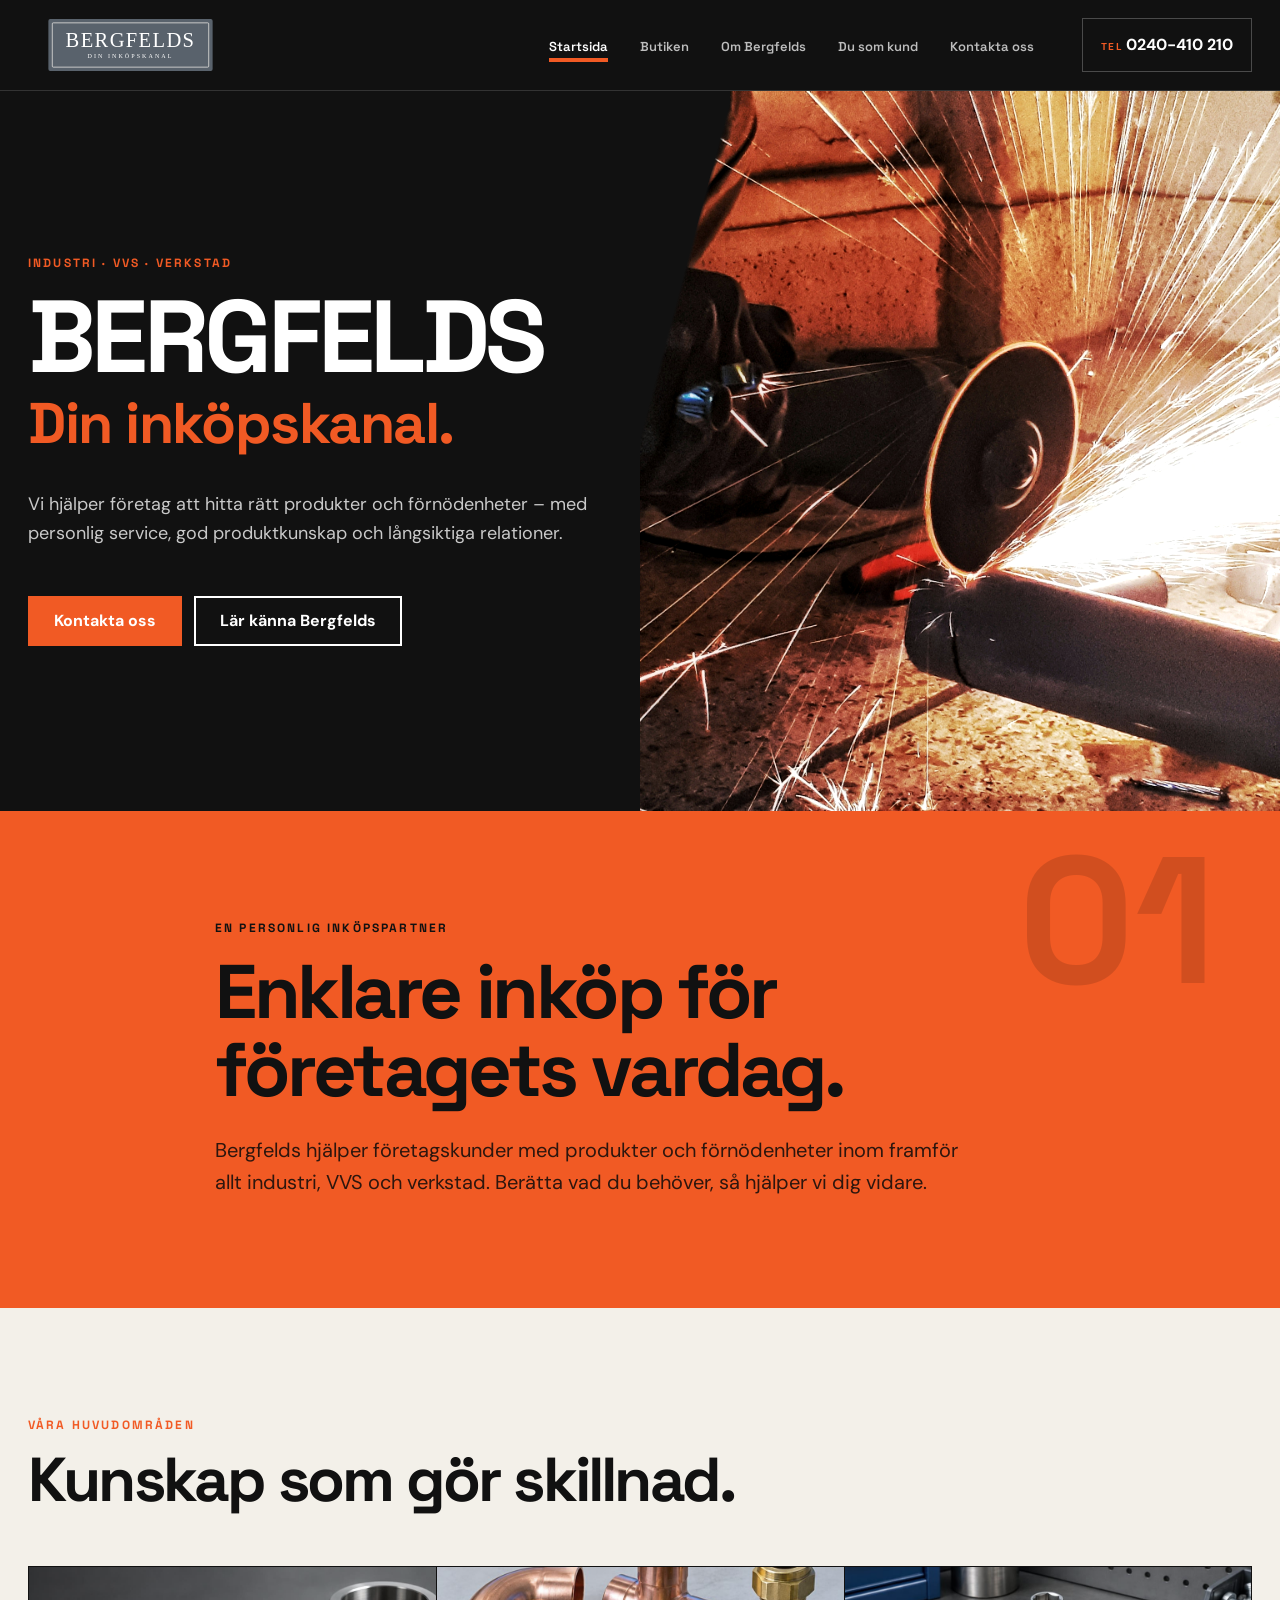
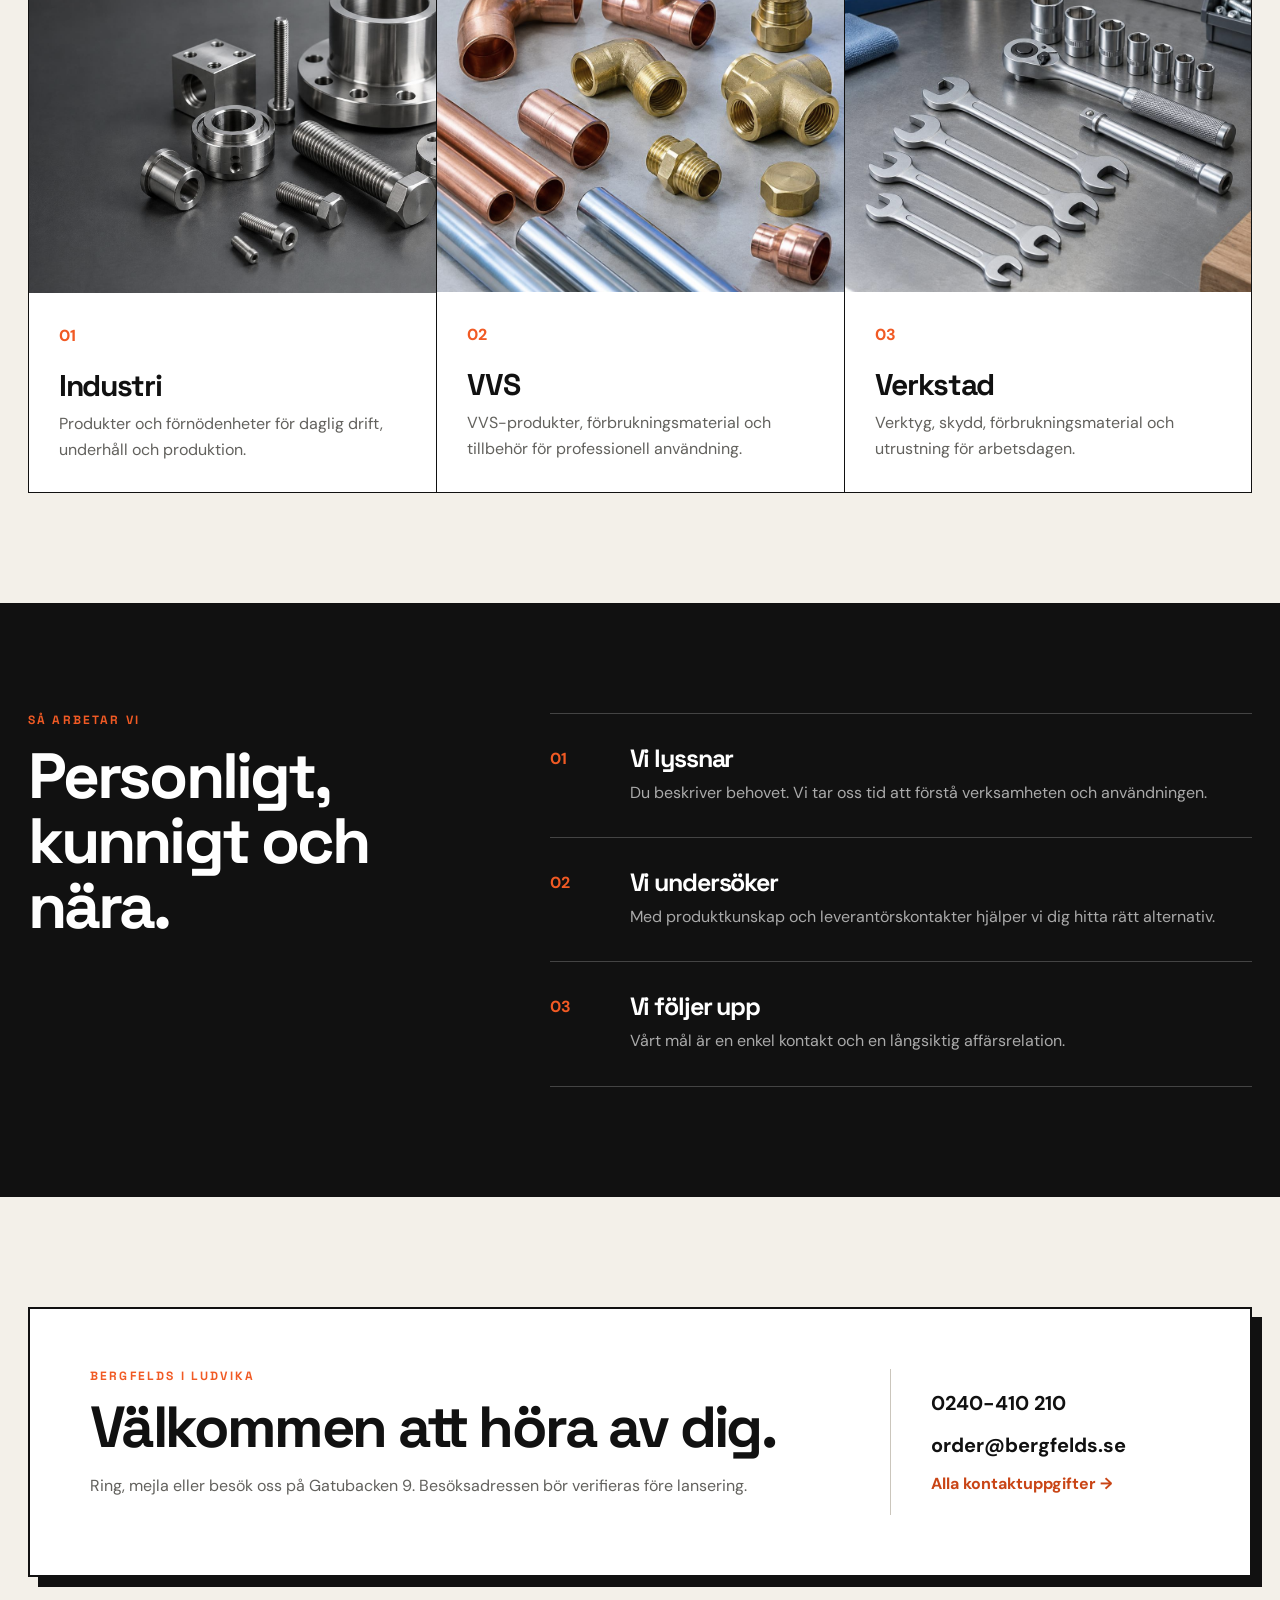
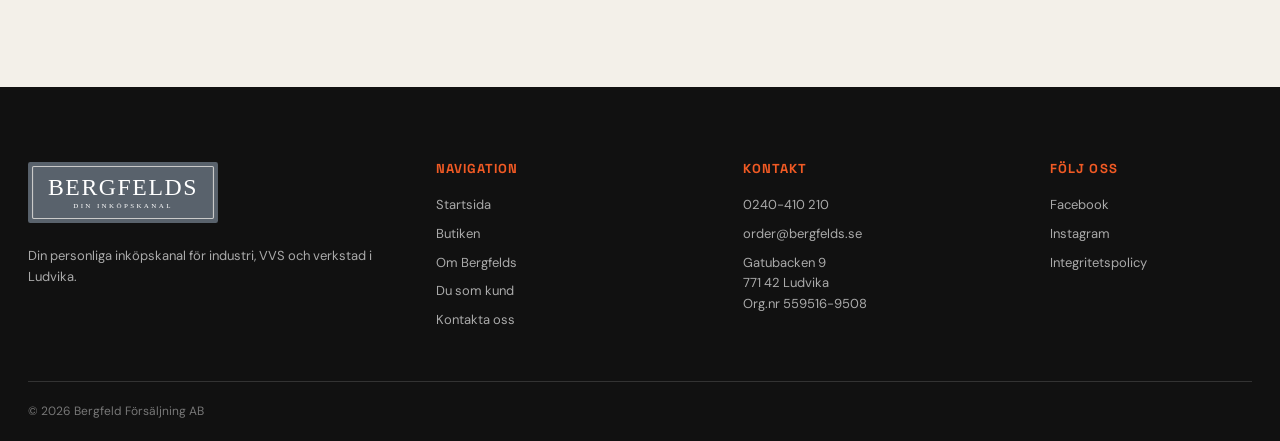
<file: index.html>
<!doctype html><html lang="sv"><head><meta charset="utf-8"><meta name="viewport" content="width=device-width,initial-scale=1"><meta name="description" content="Bergfelds är din personliga inköpskanal för industri, VVS och verkstad i Ludvika."><title>Bergfelds – Din inköpskanal i Ludvika</title><link rel="icon" href="assets/favicon.png"><link rel="preconnect" href="https://fonts.googleapis.com"><link rel="stylesheet" href="https://fonts.googleapis.com/css2?family=Inter:wght@400;500;600;700&family=Manrope:wght@600;700;800&display=swap"><link rel="stylesheet" href="style.css"><script src="main.js" defer></script></head><body><a class="skip-link" href="#innehall">Hoppa till innehållet</a>
<header class="site-header"><div class="container header-inner"><a class="site-logo" href="index.html" aria-label="Bergfelds startsida"><img src="assets/bergfelds-wordmark.svg" alt="Bergfelds – Din inköpskanal"></a><nav class="site-nav" aria-label="Huvudmeny"><a href="index.html">Startsida</a><a href="butiken.html">Butiken</a><a href="om-bergfelds.html">Om Bergfelds</a><a href="du-som-kund.html">Du som kund</a><a href="kontakta-oss.html">Kontakta oss</a></nav><a class="header-phone" href="tel:+46240410210">0240-410 210</a><button id="menu" aria-label="Öppna meny" aria-expanded="false">☰</button></div></header><main id="innehall">
<section class="home-hero"><img src="assets/bergfelds-original-industry.jpg" alt="Produkter och utrustning för industri och verkstad"><div class="home-hero-overlay"></div><div class="container hero-content"><p class="eyebrow">INDUSTRI · VVS · VERKSTAD</p><h1>BERGFELDS<br><span>Din inköpskanal.</span></h1><p class="hero-lead">Vi hjälper företag att hitta rätt produkter och förnödenheter – med personlig service, god produktkunskap och långsiktiga relationer.</p><div class="hero-actions"><a class="button primary" href="kontakta-oss.html">Kontakta oss</a><a class="button ghost" href="om-bergfelds.html">Lär känna Bergfelds</a></div></div></section>
<section class="section intro"><div class="container narrow"><p class="eyebrow dark">EN PERSONLIG INKÖPSPARTNER</p><h2>Enklare inköp för företagets vardag.</h2><p class="large-copy">Bergfelds hjälper företagskunder med produkter och förnödenheter inom framför allt industri, VVS och verkstad. Berätta vad du behöver, så hjälper vi dig vidare.</p></div></section>
<section class="section areas"><div class="container"><div class="section-heading"><div><p class="eyebrow dark">VÅRA HUVUDOMRÅDEN</p><h2>Kunskap som gör skillnad.</h2></div></div><div class="area-grid"><article><img src="assets/industry.jpg" alt="Produkter för industri"><div><span>01</span><h3>Industri</h3><p>Produkter och förnödenheter för daglig drift, underhåll och produktion.</p></div></article><article><img src="assets/plumbing.jpg" alt="VVS-produkter"><div><span>02</span><h3>VVS</h3><p>VVS-produkter, förbrukningsmaterial och tillbehör för professionell användning.</p></div></article><article><img src="assets/workshop.jpg" alt="Verktyg och verkstadsutrustning"><div><span>03</span><h3>Verkstad</h3><p>Verktyg, skydd, förbrukningsmaterial och utrustning för arbetsdagen.</p></div></article></div></div></section>
<section class="section approach"><div class="container approach-grid"><div><p class="eyebrow">SÅ ARBETAR VI</p><h2>Personligt, kunnigt och nära.</h2></div><div class="approach-list"><article><b>01</b><div><h3>Vi lyssnar</h3><p>Du beskriver behovet. Vi tar oss tid att förstå verksamheten och användningen.</p></div></article><article><b>02</b><div><h3>Vi undersöker</h3><p>Med produktkunskap och leverantörskontakter hjälper vi dig hitta rätt alternativ.</p></div></article><article><b>03</b><div><h3>Vi följer upp</h3><p>Vårt mål är en enkel kontakt och en långsiktig affärsrelation.</p></div></article></div></div></section>
<section class="section home-contact"><div class="container contact-band"><div><p class="eyebrow dark">BERGFELDS I LUDVIKA</p><h2>Välkommen att höra av dig.</h2><p>Ring, mejla eller besök oss på Gatubacken 9. Besöksadressen bör verifieras före lansering.</p></div><div class="contact-band-details"><a href="tel:+46240410210">0240-410 210</a><a href="mailto:order@bergfelds.se">order@bergfelds.se</a><a class="text-link" href="kontakta-oss.html">Alla kontaktuppgifter →</a></div></div></section>
</main><footer class="site-footer"><div class="container footer-grid"><div><img class="footer-logo" src="assets/bergfelds-wordmark.svg" alt="Bergfelds"><p>Din personliga inköpskanal för industri, VVS och verkstad i Ludvika.</p></div><div><h2>Navigation</h2><a href="index.html">Startsida</a><a href="butiken.html">Butiken</a><a href="om-bergfelds.html">Om Bergfelds</a><a href="du-som-kund.html">Du som kund</a><a href="kontakta-oss.html">Kontakta oss</a></div><div><h2>Kontakt</h2><a href="tel:+46240410210">0240-410 210</a><a href="mailto:order@bergfelds.se">order@bergfelds.se</a><p>Gatubacken 9<br>771 42 Ludvika<br>Org.nr 559516-9508</p></div><div><h2>Följ oss</h2><a href="https://facebook.com/profile.php?id=61582548335301">Facebook</a><a href="https://instagram.com/bergfelds_denlillagrossisten/">Instagram</a><a href="integritetspolicy.html">Integritetspolicy</a></div></div><div class="container footer-bottom">© <span data-year>2026</span> Bergfeld Försäljning AB</div></footer></body></html>
</file>
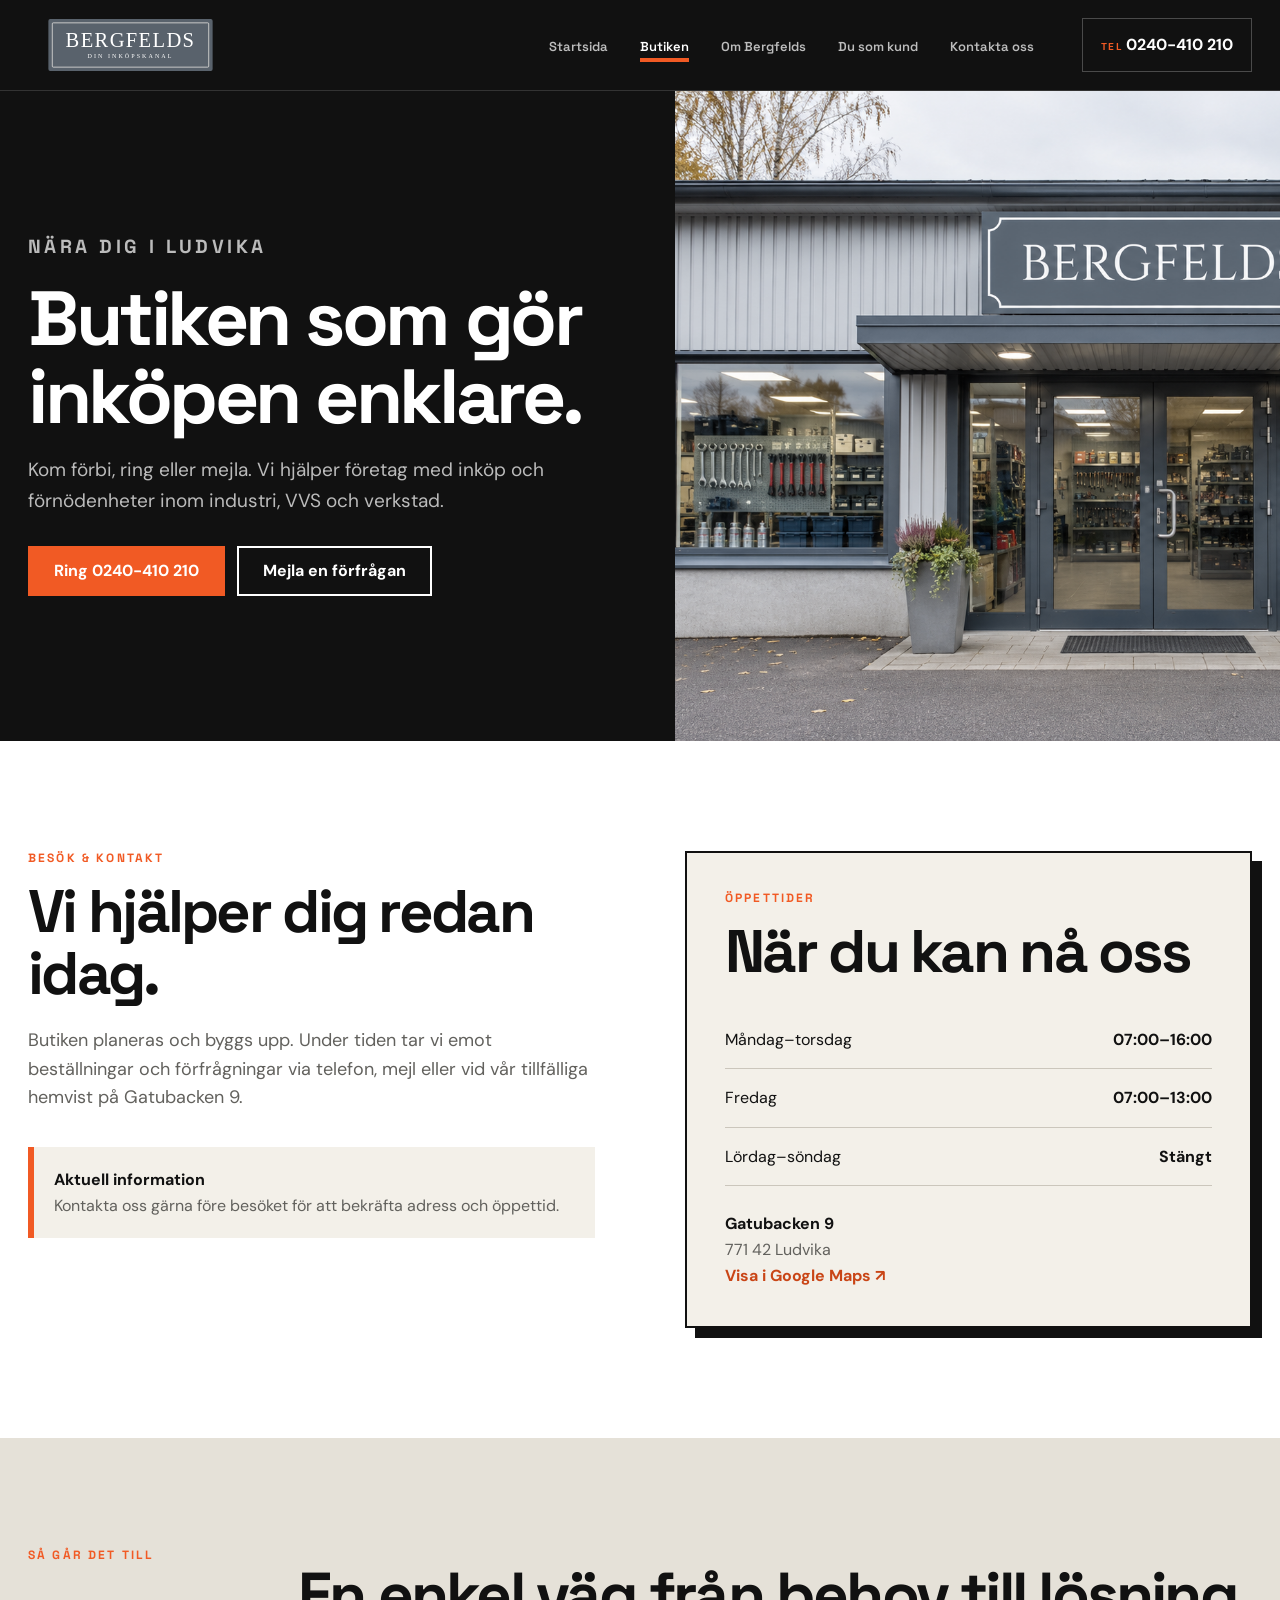
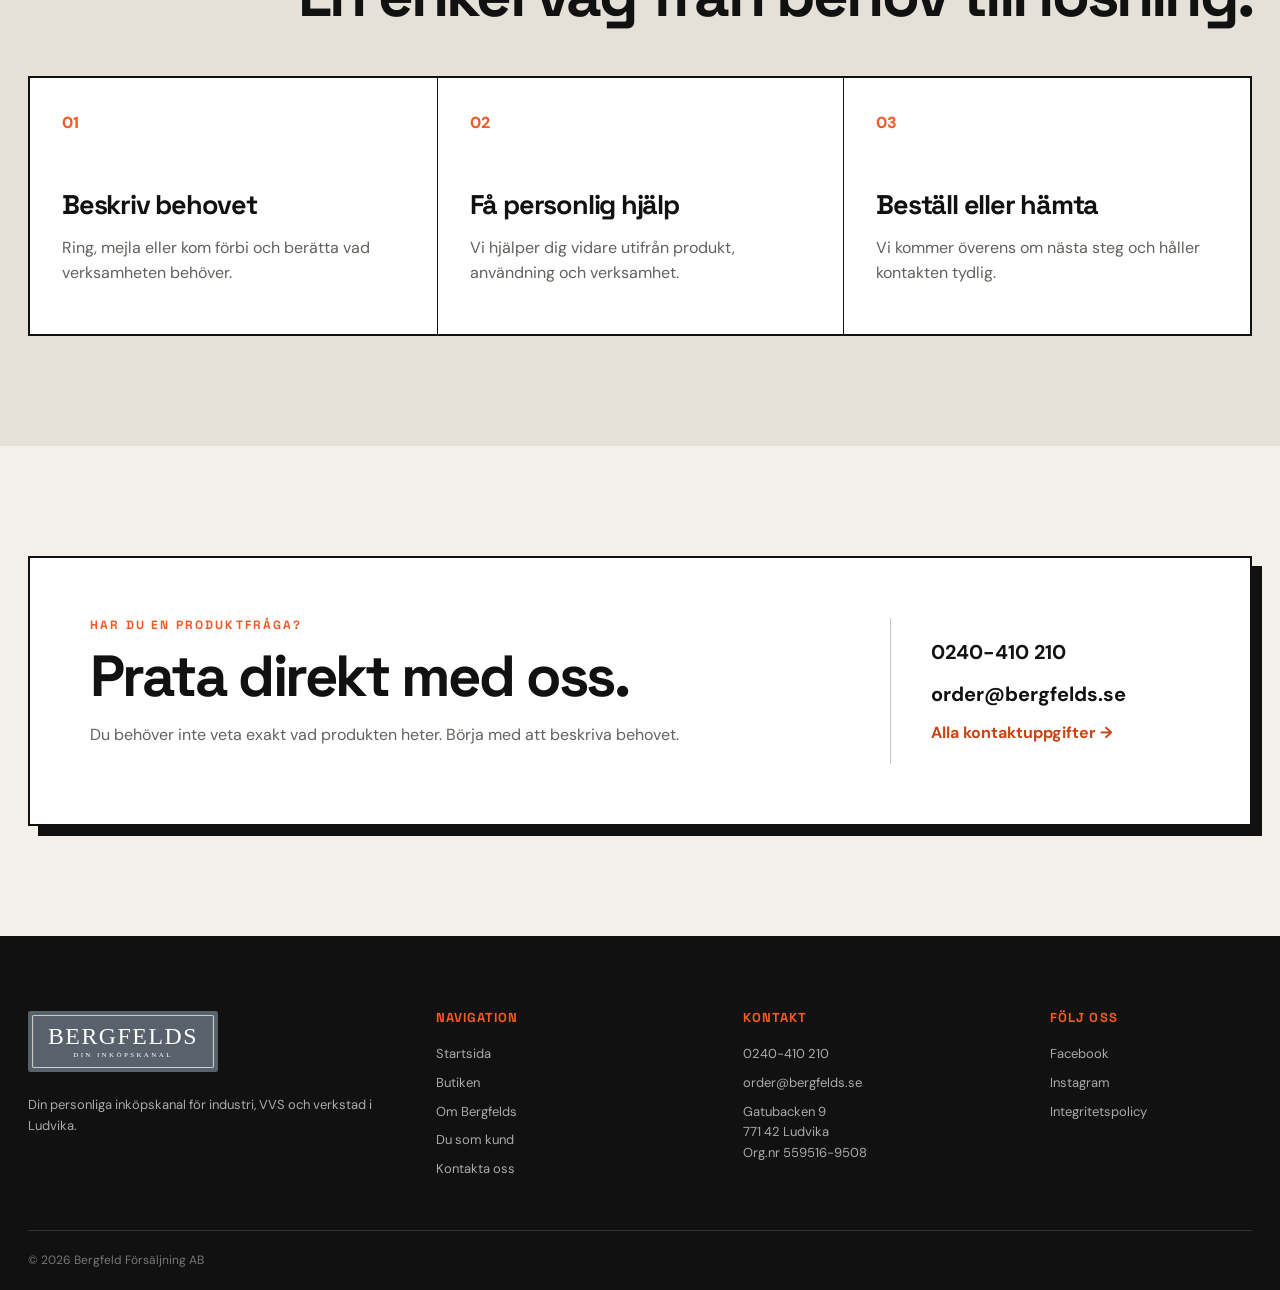
<file: butiken.html>
<!doctype html>
<html lang="sv">
<head>
  <meta charset="utf-8">
  <meta name="viewport" content="width=device-width,initial-scale=1">
  <meta name="description" content="Besök Bergfelds i Ludvika eller kontakta oss för beställningar och produktfrågor inom industri, VVS och verkstad.">
  <title>Butiken i Ludvika | Bergfelds</title>
  <link rel="icon" href="assets/favicon.png" type="image/png">
  <link rel="stylesheet" href="https://fonts.googleapis.com/css2?family=Inter:wght@400;500;600;700&family=Manrope:wght@600;700;800&display=swap">
  <link rel="stylesheet" href="style.css">
  <script src="main.js" defer></script>
</head>
<body>
<a class="skip-link" href="#main">Hoppa till innehållet</a>
<header class="site-header"><div class="container header-inner"><a class="site-logo" href="index.html" aria-label="Bergfelds startsida"><img src="assets/bergfelds-wordmark.svg" alt="Bergfelds – Din inköpskanal"></a><nav class="site-nav" aria-label="Huvudmeny"><a href="index.html">Startsida</a><a href="butiken.html">Butiken</a><a href="om-bergfelds.html">Om Bergfelds</a><a href="du-som-kund.html">Du som kund</a><a href="kontakta-oss.html">Kontakta oss</a></nav><a class="header-phone" href="tel:+46240410210">0240-410 210</a><button id="menu" aria-label="Öppna meny" aria-expanded="false">☰</button></div></header>
<main id="main">
  <section class="page-hero page-hero-split">
    <div class="container split-hero-grid">
      <div><p class="eyebrow">NÄRA DIG I LUDVIKA</p><h1>Butiken som gör inköpen enklare.</h1><p>Kom förbi, ring eller mejla. Vi hjälper företag med inköp och förnödenheter inom industri, VVS och verkstad.</p><div class="hero-actions"><a class="button primary" href="tel:+46240410210">Ring 0240-410 210</a><a class="button ghost" href="mailto:order@bergfelds.se">Mejla en förfrågan</a></div></div>
      <figure class="hero-side-image"><img src="assets/bergfelds-shop-placeholder.png" alt="Bergfelds butik" loading="eager"></figure>
    </div>
  </section>
  <section class="section store-practical">
    <div class="container store-practical-grid">
      <div class="store-intro"><p class="eyebrow dark">BESÖK & KONTAKT</p><h2>Vi hjälper dig redan idag.</h2><p>Butiken planeras och byggs upp. Under tiden tar vi emot beställningar och förfrågningar via telefon, mejl eller vid vår tillfälliga hemvist på Gatubacken 9.</p><div class="notice"><b>Aktuell information</b><span>Kontakta oss gärna före besöket för att bekräfta adress och öppettid.</span></div></div>
      <aside class="hours-panel" aria-labelledby="hours-title"><p class="eyebrow dark">ÖPPETTIDER</p><h2 id="hours-title">När du kan nå oss</h2><dl><div><dt>Måndag–torsdag</dt><dd>07:00–16:00</dd></div><div><dt>Fredag</dt><dd>07:00–13:00</dd></div><div><dt>Lördag–söndag</dt><dd>Stängt</dd></div></dl><div class="location-block"><b>Gatubacken 9</b><span>771 42 Ludvika</span><a class="text-link" target="_blank" rel="noreferrer" href="https://www.google.com/maps/search/?api=1&query=Gatubacken+9+771+42+Ludvika">Visa i Google Maps ↗</a></div></aside>
    </div>
  </section>
  <section class="section service-flow">
    <div class="container"><div class="section-heading compact"><p class="eyebrow dark">SÅ GÅR DET TILL</p><h2>En enkel väg från behov till lösning.</h2></div><div class="flow-grid"><article><span>01</span><h3>Beskriv behovet</h3><p>Ring, mejla eller kom förbi och berätta vad verksamheten behöver.</p></article><article><span>02</span><h3>Få personlig hjälp</h3><p>Vi hjälper dig vidare utifrån produkt, användning och verksamhet.</p></article><article><span>03</span><h3>Beställ eller hämta</h3><p>Vi kommer överens om nästa steg och håller kontakten tydlig.</p></article></div></div>
  </section>
  <section class="section home-contact"><div class="container contact-band"><div><p class="eyebrow dark">HAR DU EN PRODUKTFRÅGA?</p><h2>Prata direkt med oss.</h2><p>Du behöver inte veta exakt vad produkten heter. Börja med att beskriva behovet.</p></div><div class="contact-band-details"><a href="tel:+46240410210">0240-410 210</a><a href="mailto:order@bergfelds.se">order@bergfelds.se</a><a class="text-link" href="kontakta-oss.html">Alla kontaktuppgifter →</a></div></div></section>
</main>
<footer class="site-footer"><div class="container footer-grid"><div><img class="footer-logo" src="assets/bergfelds-wordmark.svg" alt="Bergfelds"><p>Din personliga inköpskanal för industri, VVS och verkstad i Ludvika.</p></div><div><h2>Navigation</h2><a href="index.html">Startsida</a><a href="butiken.html">Butiken</a><a href="om-bergfelds.html">Om Bergfelds</a><a href="du-som-kund.html">Du som kund</a><a href="kontakta-oss.html">Kontakta oss</a></div><div><h2>Kontakt</h2><a href="tel:+46240410210">0240-410 210</a><a href="mailto:order@bergfelds.se">order@bergfelds.se</a><p>Gatubacken 9<br>771 42 Ludvika<br>Org.nr 559516-9508</p></div><div><h2>Följ oss</h2><a href="https://facebook.com/profile.php?id=61582548335301">Facebook</a><a href="https://instagram.com/bergfelds_denlillagrossisten/">Instagram</a><a href="integritetspolicy.html">Integritetspolicy</a></div></div><div class="container footer-bottom">© <span data-year>2026</span> Bergfeld Försäljning AB</div></footer>
</body>
</html>
</file>
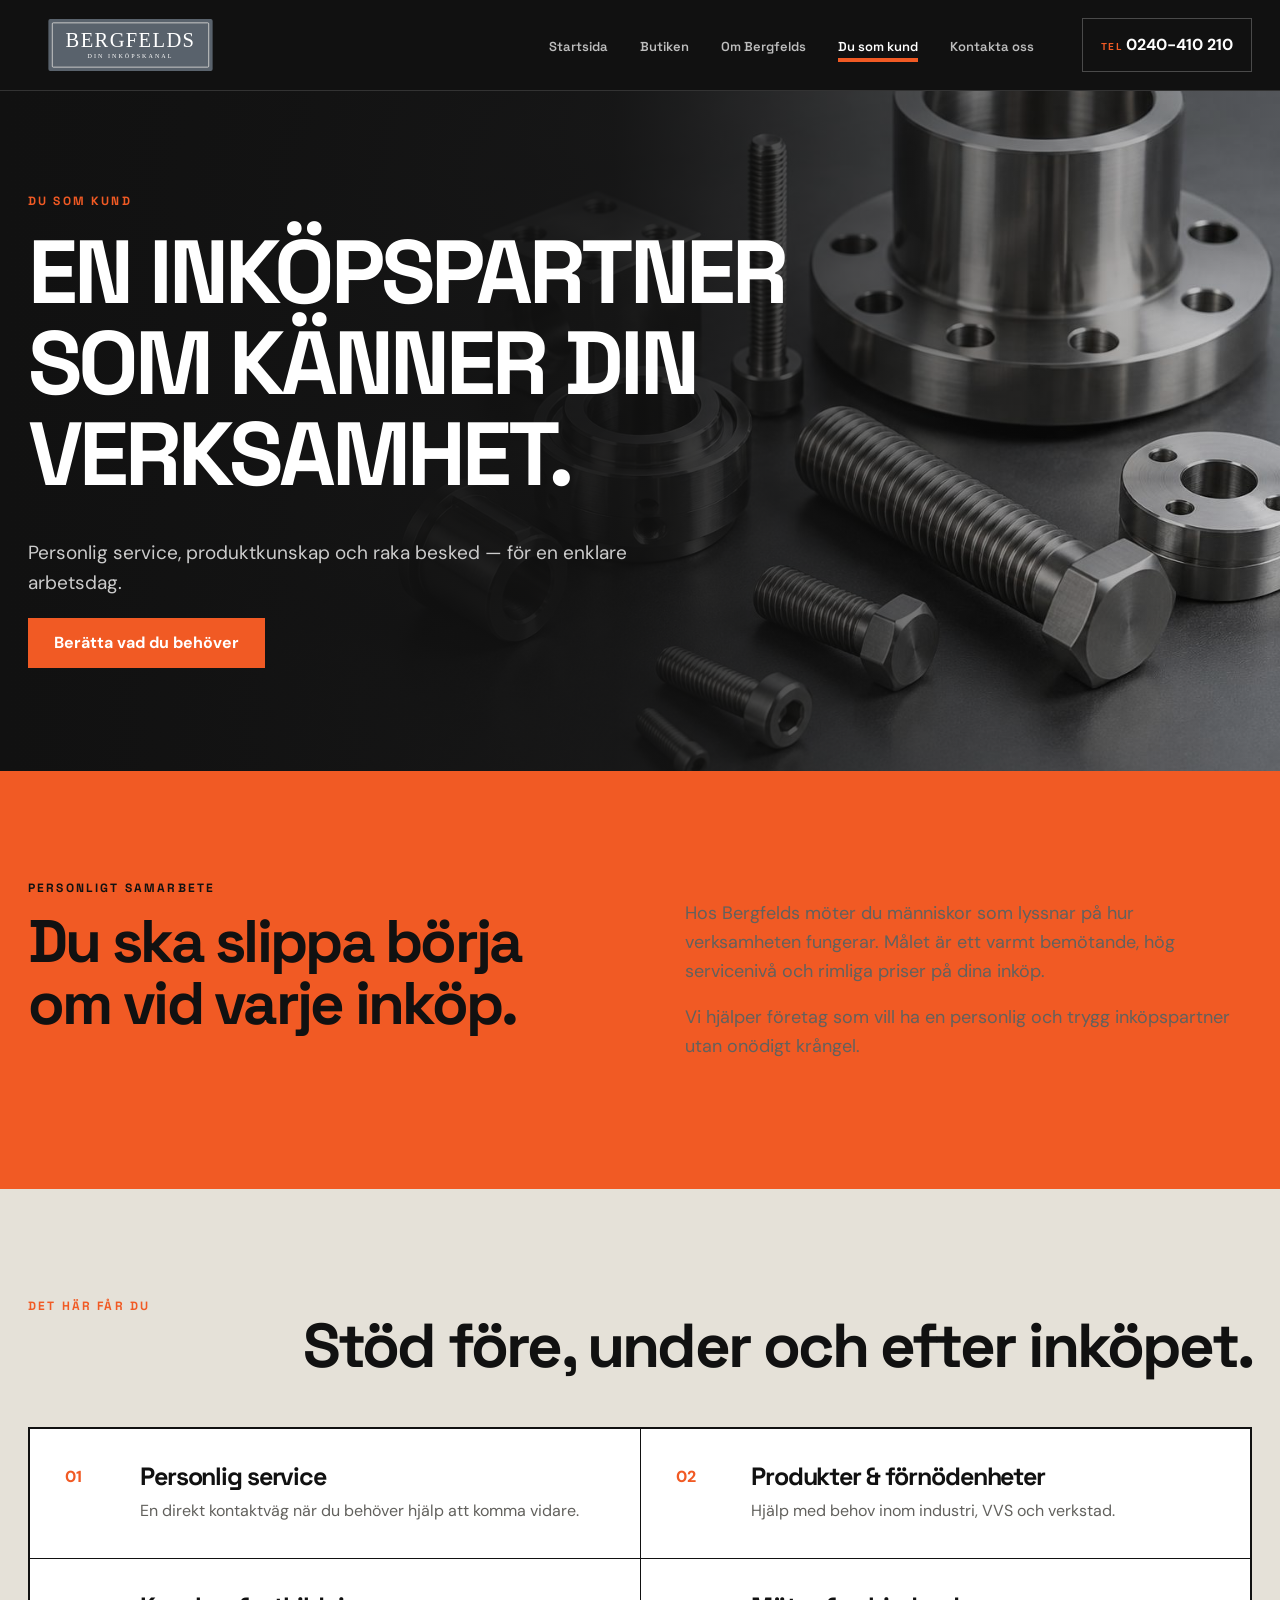
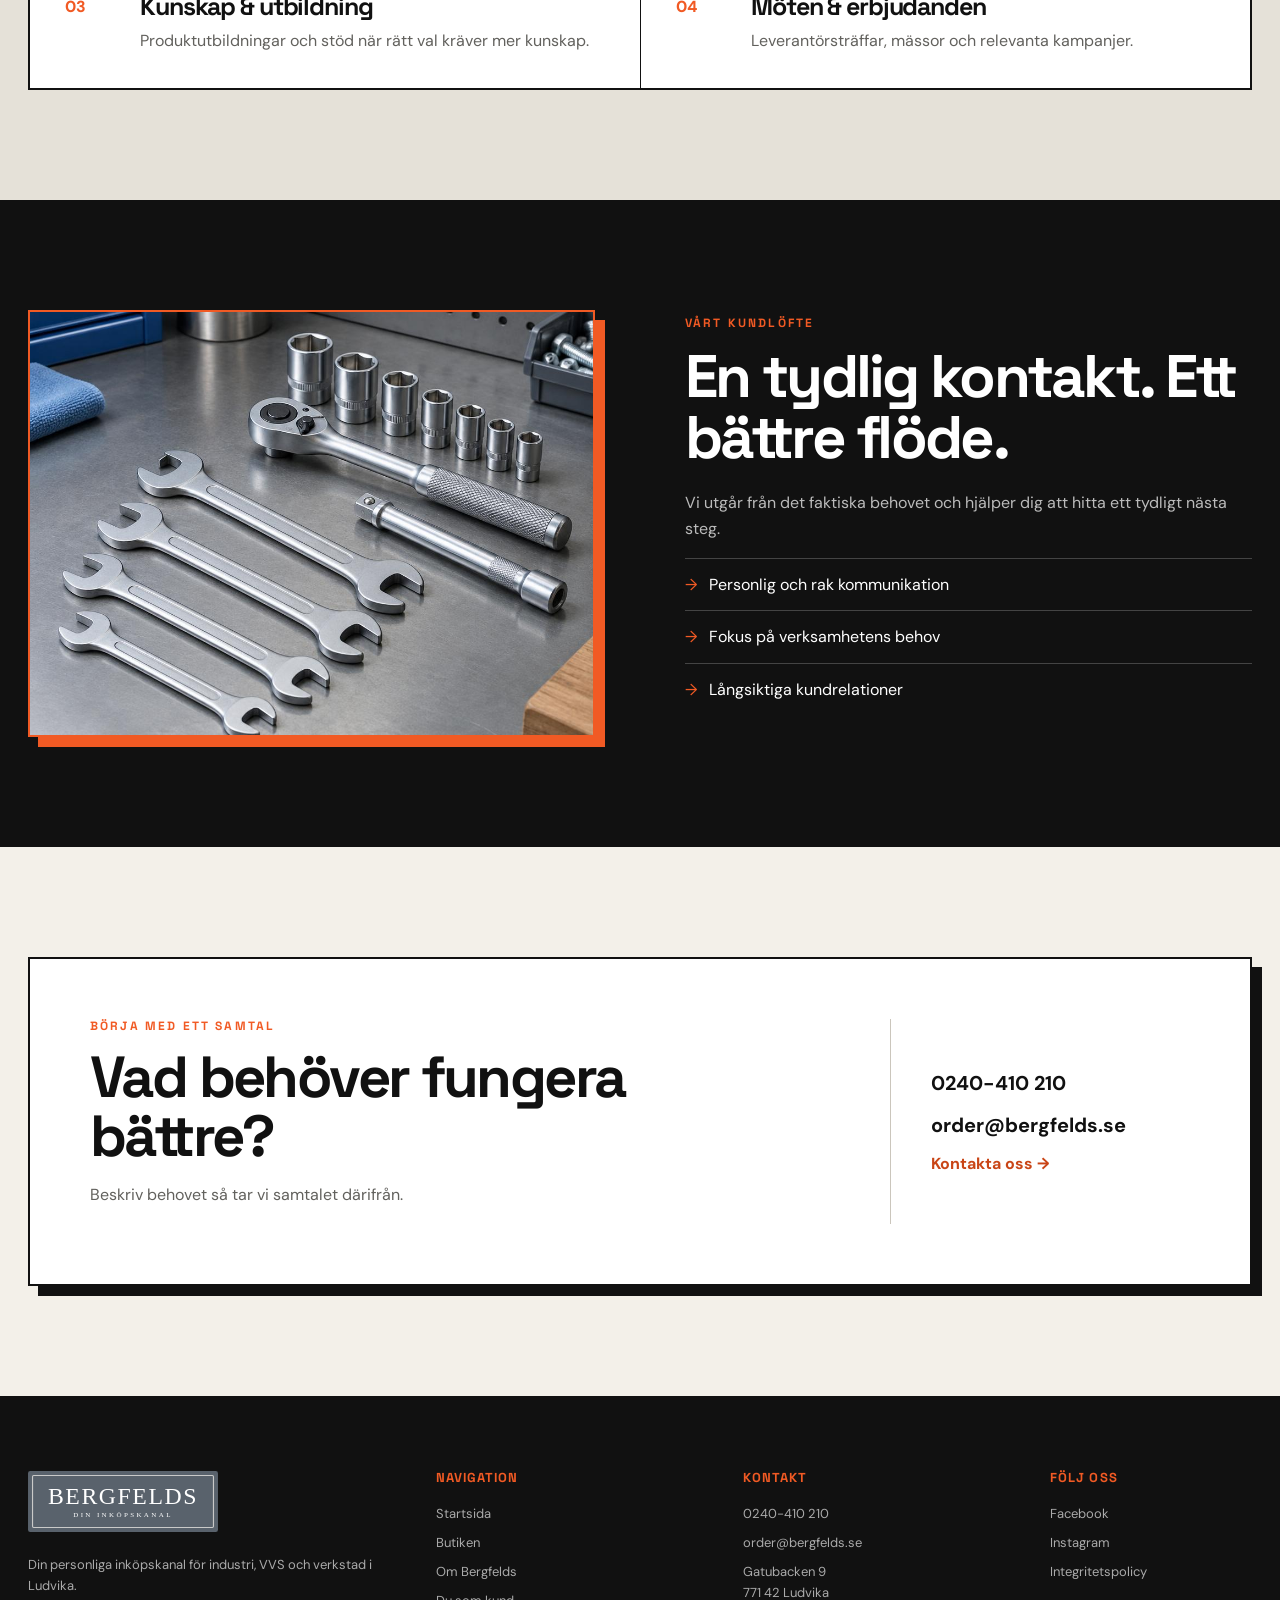
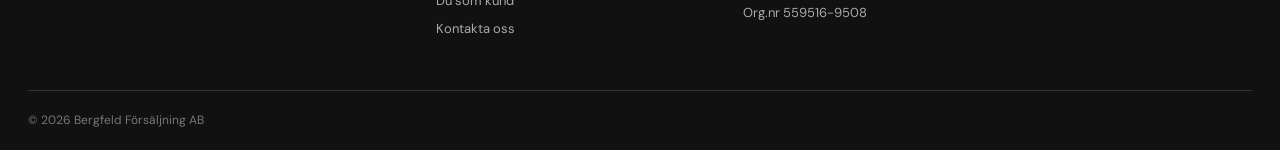
<file: du-som-kund.html>
<!doctype html>
<html lang="sv">
<head>
  <meta charset="utf-8"><meta name="viewport" content="width=device-width,initial-scale=1">
  <meta name="description" content="Bergfelds hjälper företagskunder med personlig service, produktkunskap och förnödenheter för verksamheten.">
  <title>Du som kund | Bergfelds</title>
  <link rel="icon" href="assets/favicon.png" type="image/png"><link rel="stylesheet" href="https://fonts.googleapis.com/css2?family=Inter:wght@400;500;600;700&family=Manrope:wght@600;700;800&display=swap"><link rel="stylesheet" href="style.css"><script src="main.js" defer></script>
</head>
<body>
<a class="skip-link" href="#main">Hoppa till innehållet</a>
<header class="site-header"><div class="container header-inner"><a class="site-logo" href="index.html" aria-label="Bergfelds startsida"><img src="assets/bergfelds-wordmark.svg" alt="Bergfelds – Din inköpskanal"></a><nav class="site-nav" aria-label="Huvudmeny"><a href="index.html">Startsida</a><a href="butiken.html">Butiken</a><a href="om-bergfelds.html">Om Bergfelds</a><a href="du-som-kund.html">Du som kund</a><a href="kontakta-oss.html">Kontakta oss</a></nav><a class="header-phone" href="tel:+46240410210">0240-410 210</a><button id="menu" aria-label="Öppna meny" aria-expanded="false">☰</button></div></header>
<main id="main">
  <section class="customer-hero"><div class="customer-hero-media"><img src="assets/industry.jpg" alt="Industriell verksamhet" loading="eager"></div><div class="container customer-hero-content"><p class="eyebrow">DU SOM KUND</p><h1>En inköpspartner som känner din verksamhet.</h1><p>Personlig service, produktkunskap och raka besked — för en enklare arbetsdag.</p><a class="button primary" href="kontakta-oss.html">Berätta vad du behöver</a></div></section>
  <section class="section customer-intro"><div class="container intro-grid"><div><p class="eyebrow dark">PERSONLIGT SAMARBETE</p><h2>Du ska slippa börja om vid varje inköp.</h2></div><div><p>Hos Bergfelds möter du människor som lyssnar på hur verksamheten fungerar. Målet är ett varmt bemötande, hög servicenivå och rimliga priser på dina inköp.</p><p>Vi hjälper företag som vill ha en personlig och trygg inköpspartner utan onödigt krångel.</p></div></div></section>
  <section class="section customer-services"><div class="container"><div class="section-heading compact"><p class="eyebrow dark">DET HÄR FÅR DU</p><h2>Stöd före, under och efter inköpet.</h2></div><div class="service-editorial"><article><span>01</span><div><h3>Personlig service</h3><p>En direkt kontaktväg när du behöver hjälp att komma vidare.</p></div></article><article><span>02</span><div><h3>Produkter & förnödenheter</h3><p>Hjälp med behov inom industri, VVS och verkstad.</p></div></article><article><span>03</span><div><h3>Kunskap & utbildning</h3><p>Produktutbildningar och stöd när rätt val kräver mer kunskap.</p></div></article><article><span>04</span><div><h3>Möten & erbjudanden</h3><p>Leverantörsträffar, mässor och relevanta kampanjer.</p></div></article></div></div></section>
  <section class="section promise-section"><div class="container promise-grid"><div class="promise-image"><img src="assets/workshop.jpg" alt="Produkter för verkstad och service" loading="lazy"></div><div class="promise-copy"><p class="eyebrow">VÅRT KUNDLÖFTE</p><h2>En tydlig kontakt. Ett bättre flöde.</h2><p>Vi utgår från det faktiska behovet och hjälper dig att hitta ett tydligt nästa steg.</p><ul><li>Personlig och rak kommunikation</li><li>Fokus på verksamhetens behov</li><li>Långsiktiga kundrelationer</li></ul></div></div></section>
  <section class="section home-contact"><div class="container contact-band"><div><p class="eyebrow dark">BÖRJA MED ETT SAMTAL</p><h2>Vad behöver fungera bättre?</h2><p>Beskriv behovet så tar vi samtalet därifrån.</p></div><div class="contact-band-details"><a href="tel:+46240410210">0240-410 210</a><a href="mailto:order@bergfelds.se">order@bergfelds.se</a><a class="text-link" href="kontakta-oss.html">Kontakta oss →</a></div></div></section>
</main>
<footer class="site-footer"><div class="container footer-grid"><div><img class="footer-logo" src="assets/bergfelds-wordmark.svg" alt="Bergfelds"><p>Din personliga inköpskanal för industri, VVS och verkstad i Ludvika.</p></div><div><h2>Navigation</h2><a href="index.html">Startsida</a><a href="butiken.html">Butiken</a><a href="om-bergfelds.html">Om Bergfelds</a><a href="du-som-kund.html">Du som kund</a><a href="kontakta-oss.html">Kontakta oss</a></div><div><h2>Kontakt</h2><a href="tel:+46240410210">0240-410 210</a><a href="mailto:order@bergfelds.se">order@bergfelds.se</a><p>Gatubacken 9<br>771 42 Ludvika<br>Org.nr 559516-9508</p></div><div><h2>Följ oss</h2><a href="https://facebook.com/profile.php?id=61582548335301">Facebook</a><a href="https://instagram.com/bergfelds_denlillagrossisten/">Instagram</a><a href="integritetspolicy.html">Integritetspolicy</a></div></div><div class="container footer-bottom">© <span data-year>2026</span> Bergfeld Försäljning AB</div></footer>
</body>
</html>
</file>
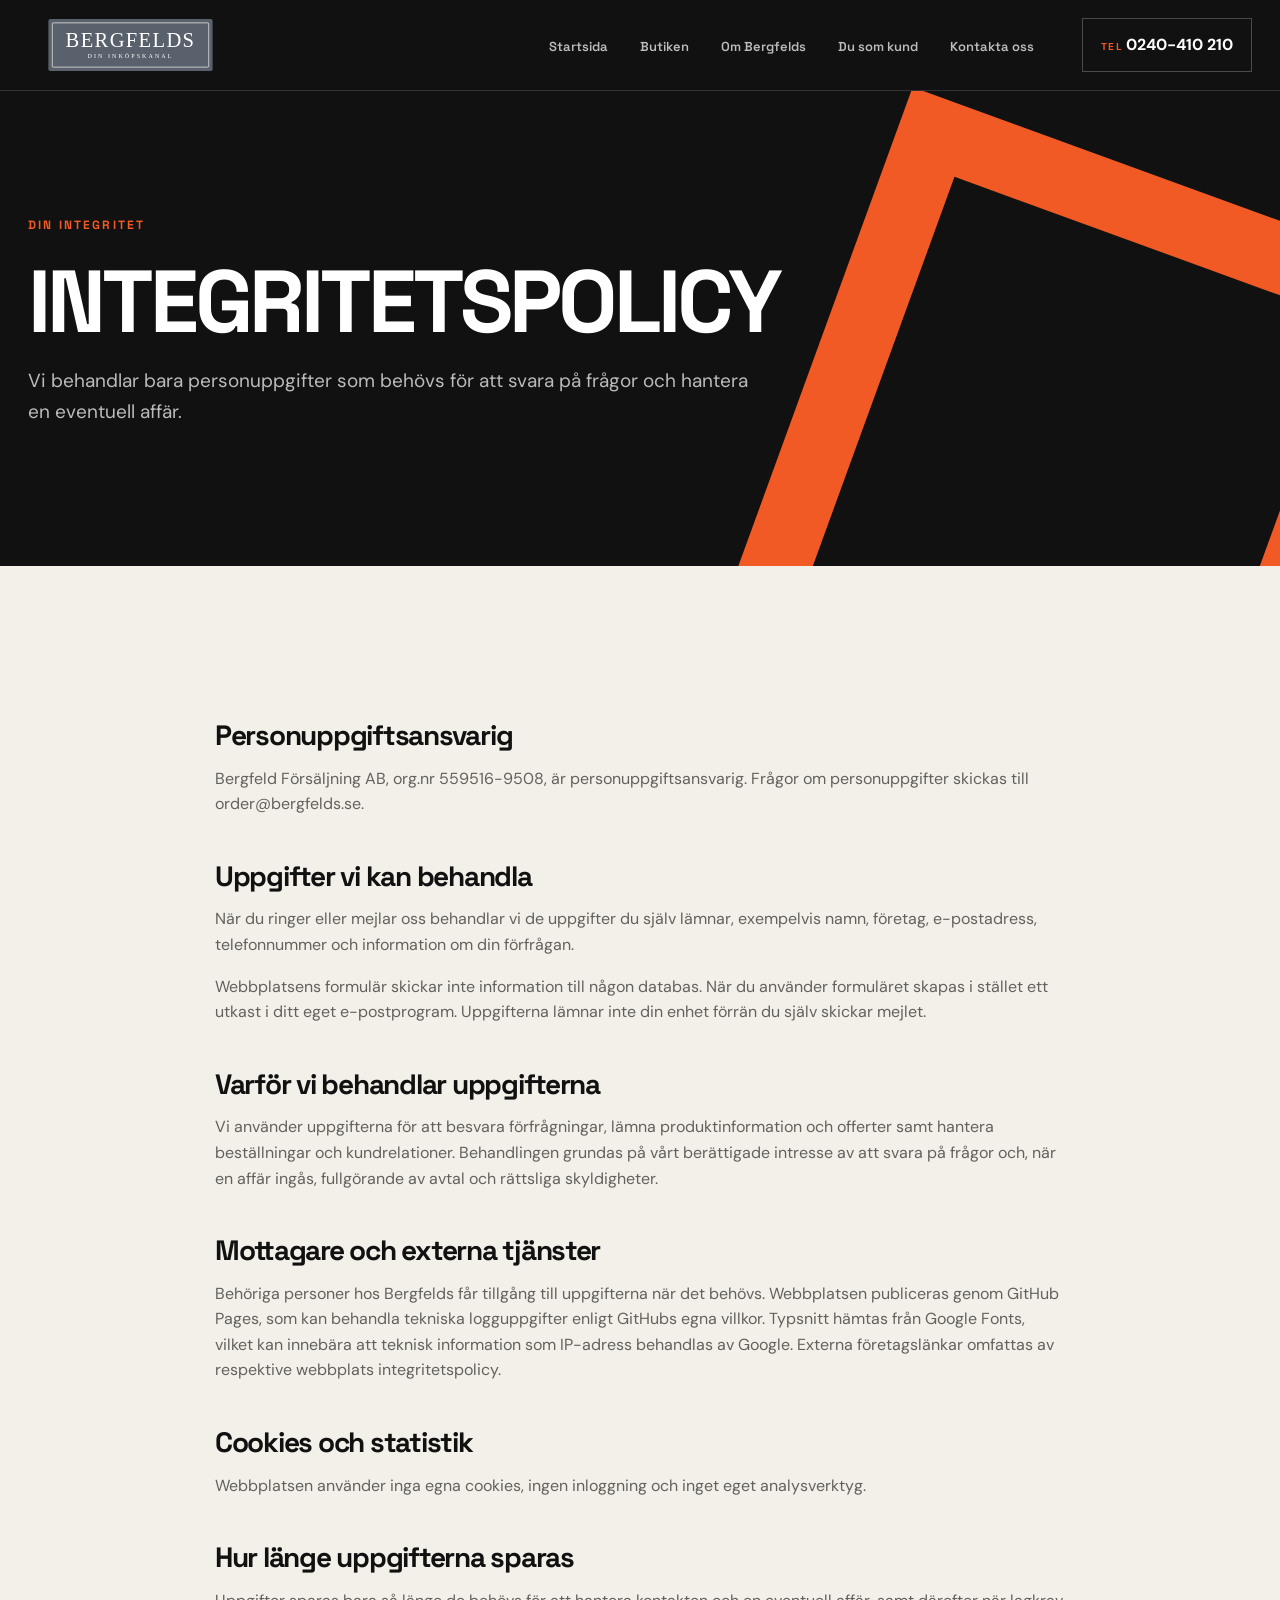
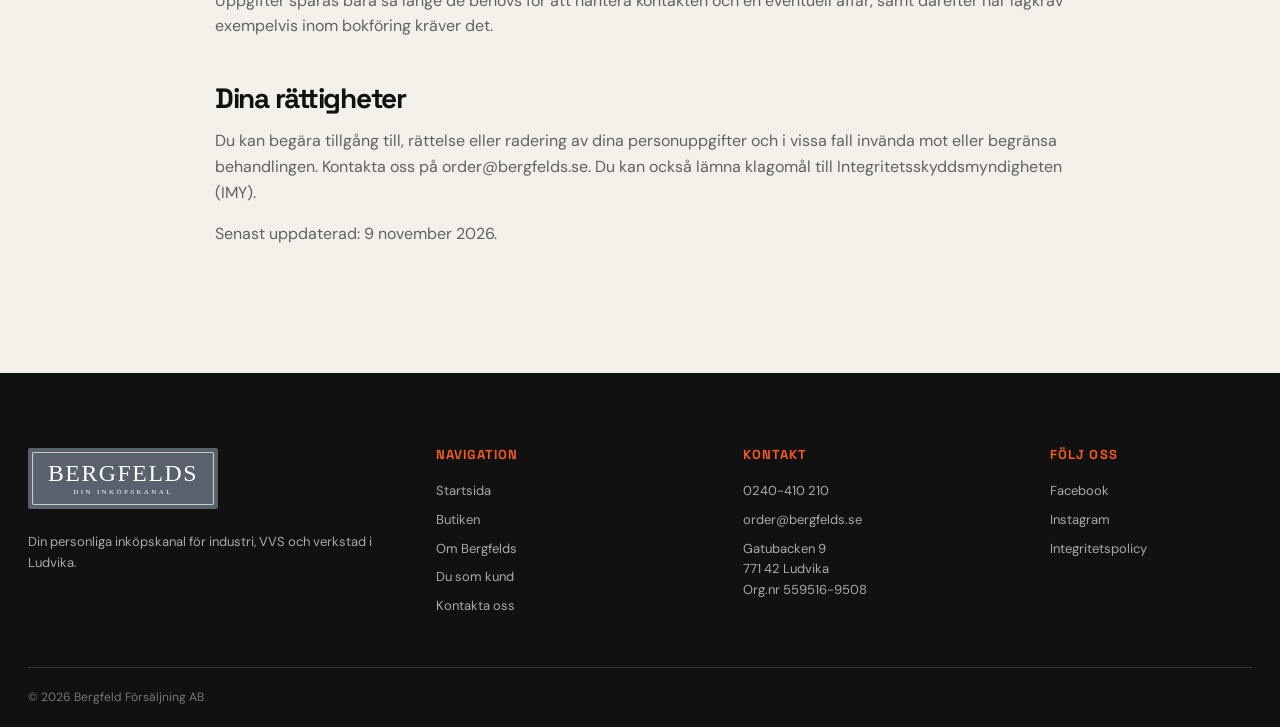
<file: integritetspolicy.html>
<!doctype html><html lang="sv"><head><meta charset="utf-8"><meta name="viewport" content="width=device-width,initial-scale=1"><meta name="description" content="Integritetspolicy för Bergfeld Försäljning AB."><title>Integritetspolicy | Bergfelds</title><link rel="icon" href="assets/favicon.png" type="image/png"><link rel="stylesheet" href="style.css"><script src="main.js" defer></script></head><body><header class="site-header"><div class="container header-inner"><a class="site-logo" href="index.html" aria-label="Bergfelds startsida"><img src="assets/bergfelds-wordmark.svg" alt="Bergfelds – Din inköpskanal"></a><nav class="site-nav" aria-label="Huvudmeny"><a href="index.html">Startsida</a><a href="butiken.html">Butiken</a><a href="om-bergfelds.html">Om Bergfelds</a><a href="du-som-kund.html">Du som kund</a><a href="kontakta-oss.html">Kontakta oss</a></nav><a class="header-phone" href="tel:+46240410210">0240-410 210</a><button id="menu" aria-label="Öppna meny" aria-expanded="false">☰</button></div></header><main><section class="page-hero"><div class="container"><em>DIN INTEGRITET</em><h1>Integritetspolicy</h1><p>Vi behandlar bara personuppgifter som behövs för att svara på frågor och hantera en eventuell affär.</p></div></section><section class="section"><div class="container policy-content"><h2>Personuppgiftsansvarig</h2><p>Bergfeld Försäljning AB, org.nr 559516-9508, är personuppgiftsansvarig. Frågor om personuppgifter skickas till <a href="mailto:order@bergfelds.se">order@bergfelds.se</a>.</p><h2>Uppgifter vi kan behandla</h2><p>När du ringer eller mejlar oss behandlar vi de uppgifter du själv lämnar, exempelvis namn, företag, e-postadress, telefonnummer och information om din förfrågan.</p><p>Webbplatsens formulär skickar inte information till någon databas. När du använder formuläret skapas i stället ett utkast i ditt eget e-postprogram. Uppgifterna lämnar inte din enhet förrän du själv skickar mejlet.</p><h2>Varför vi behandlar uppgifterna</h2><p>Vi använder uppgifterna för att besvara förfrågningar, lämna produktinformation och offerter samt hantera beställningar och kundrelationer. Behandlingen grundas på vårt berättigade intresse av att svara på frågor och, när en affär ingås, fullgörande av avtal och rättsliga skyldigheter.</p><h2>Mottagare och externa tjänster</h2><p>Behöriga personer hos Bergfelds får tillgång till uppgifterna när det behövs. Webbplatsen publiceras genom GitHub Pages, som kan behandla tekniska logguppgifter enligt GitHubs egna villkor. Typsnitt hämtas från Google Fonts, vilket kan innebära att teknisk information som IP-adress behandlas av Google. Externa företagslänkar omfattas av respektive webbplats integritetspolicy.</p><h2>Cookies och statistik</h2><p>Webbplatsen använder inga egna cookies, ingen inloggning och inget eget analysverktyg.</p><h2>Hur länge uppgifterna sparas</h2><p>Uppgifter sparas bara så länge de behövs för att hantera kontakten och en eventuell affär, samt därefter när lagkrav exempelvis inom bokföring kräver det.</p><h2>Dina rättigheter</h2><p>Du kan begära tillgång till, rättelse eller radering av dina personuppgifter och i vissa fall invända mot eller begränsa behandlingen. Kontakta oss på <a href="mailto:order@bergfelds.se">order@bergfelds.se</a>. Du kan också lämna klagomål till Integritetsskyddsmyndigheten (IMY).</p><p class="policy-updated">Senast uppdaterad: 9 november 2026.</p></div></section></main><footer class="site-footer"><div class="container footer-grid"><div><img class="footer-logo" src="assets/bergfelds-wordmark.svg" alt="Bergfelds"><p>Din personliga inköpskanal för industri, VVS och verkstad i Ludvika.</p></div><div><h2>Navigation</h2><a href="index.html">Startsida</a><a href="butiken.html">Butiken</a><a href="om-bergfelds.html">Om Bergfelds</a><a href="du-som-kund.html">Du som kund</a><a href="kontakta-oss.html">Kontakta oss</a></div><div><h2>Kontakt</h2><a href="tel:+46240410210">0240-410 210</a><a href="mailto:order@bergfelds.se">order@bergfelds.se</a><p>Gatubacken 9<br>771 42 Ludvika<br>Org.nr 559516-9508</p></div><div><h2>Följ oss</h2><a href="https://facebook.com/profile.php?id=61582548335301">Facebook</a><a href="https://instagram.com/bergfelds_denlillagrossisten/">Instagram</a><a href="integritetspolicy.html">Integritetspolicy</a></div></div><div class="container footer-bottom">© <span data-year>2026</span> Bergfeld Försäljning AB</div></footer></body></html>
</file>
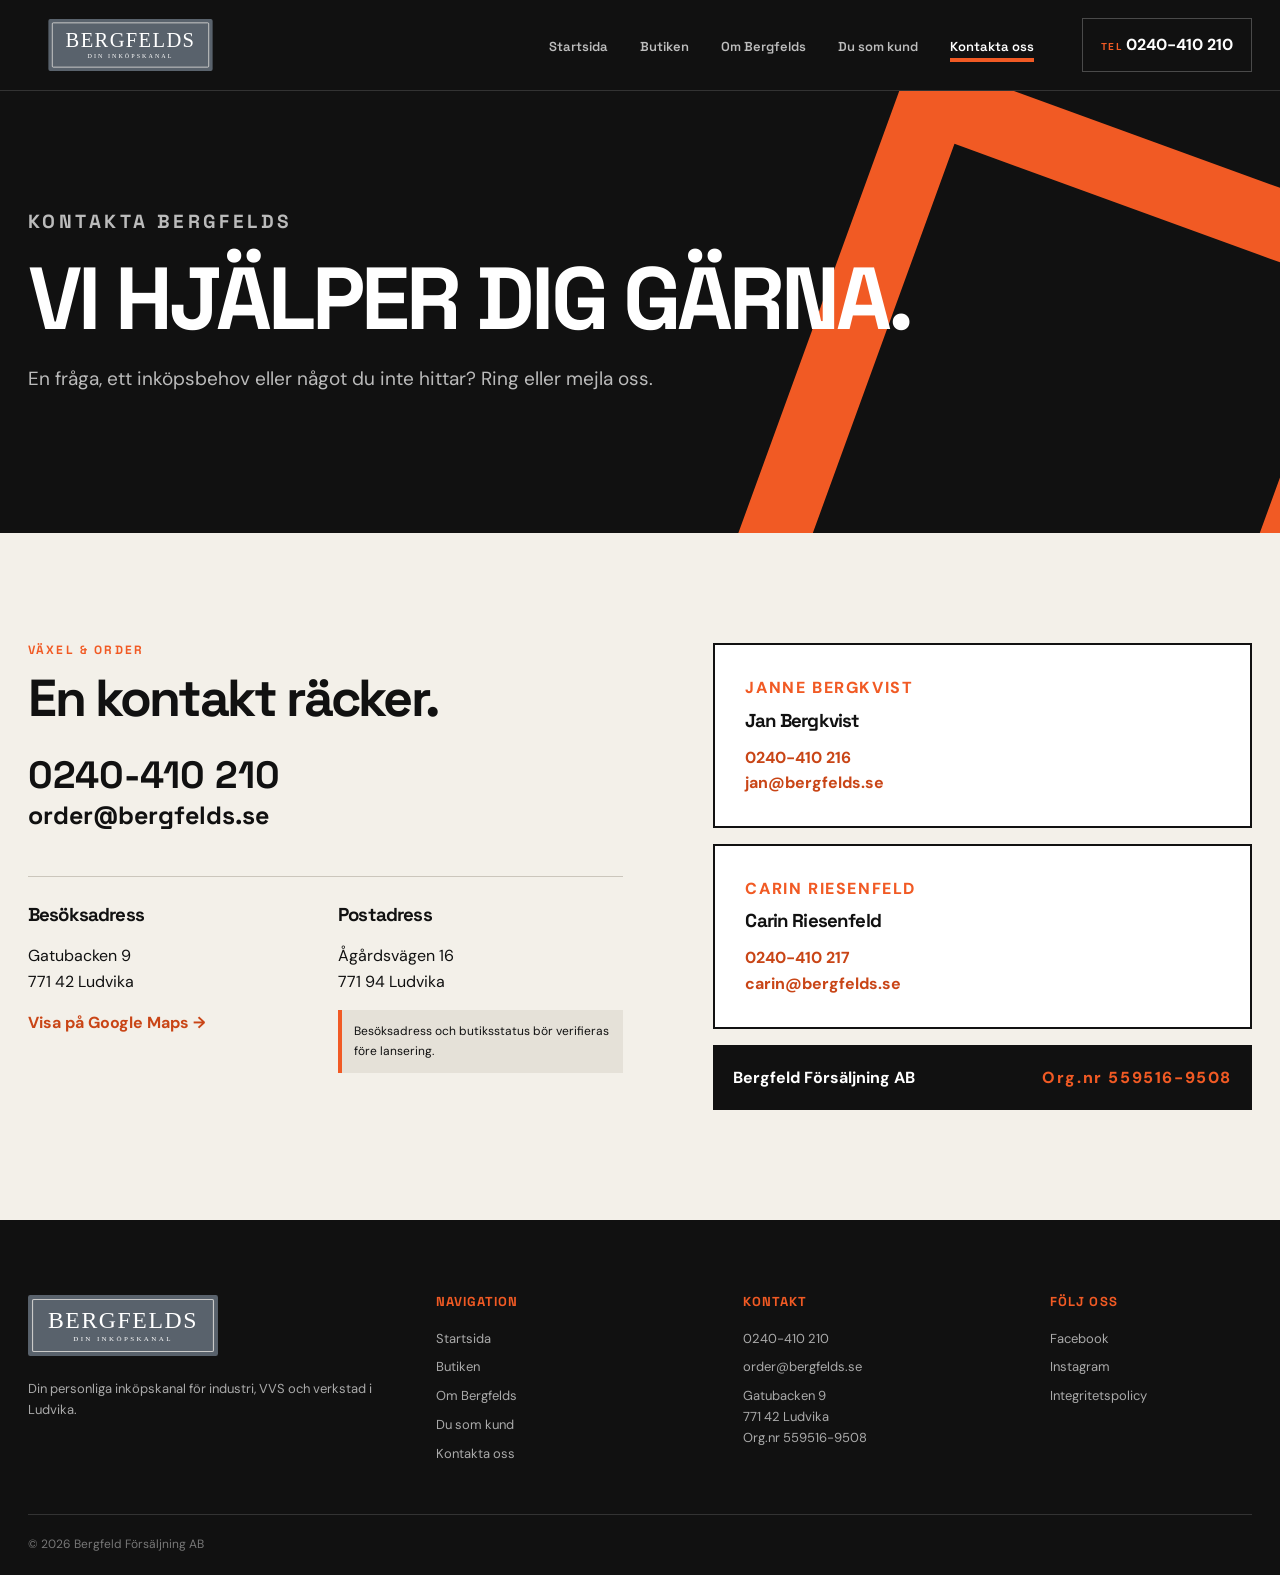
<file: kontakta-oss.html>
<!doctype html><html lang="sv"><head><meta charset="utf-8"><meta name="viewport" content="width=device-width,initial-scale=1"><meta name="description" content="Kontakta Bergfeld Försäljning AB i Ludvika."><title>Kontakta oss | Bergfelds</title><link rel="icon" href="assets/favicon.png"><link rel="stylesheet" href="https://fonts.googleapis.com/css2?family=Inter:wght@400;500;600;700&family=Manrope:wght@600;700;800&display=swap"><link rel="stylesheet" href="style.css"><script src="main.js" defer></script></head><body><a class="skip-link" href="#innehall">Hoppa till innehållet</a><header class="site-header"><div class="container header-inner"><a class="site-logo" href="index.html" aria-label="Bergfelds startsida"><img src="assets/bergfelds-wordmark.svg" alt="Bergfelds – Din inköpskanal"></a><nav class="site-nav" aria-label="Huvudmeny"><a href="index.html">Startsida</a><a href="butiken.html">Butiken</a><a href="om-bergfelds.html">Om Bergfelds</a><a href="du-som-kund.html">Du som kund</a><a href="kontakta-oss.html">Kontakta oss</a></nav><a class="header-phone" href="tel:+46240410210">0240-410 210</a><button id="menu" aria-label="Öppna meny" aria-expanded="false">☰</button></div></header><main id="innehall"><section class="page-hero clean"><div class="container"><p class="eyebrow">KONTAKTA BERGFELDS</p><h1>Vi hjälper dig gärna.</h1><p>En fråga, ett inköpsbehov eller något du inte hittar? Ring eller mejla oss.</p></div></section><section class="section"><div class="container contact-layout"><div><p class="eyebrow dark">VÄXEL & ORDER</p><h2>En kontakt räcker.</h2><div class="main-contact"><a href="tel:+46240410210">0240-410 210</a><a href="mailto:order@bergfelds.se">order@bergfelds.se</a></div><div class="address-grid"><div><h3>Besöksadress</h3><p>Gatubacken 9<br>771 42 Ludvika</p><a class="text-link" target="_blank" rel="noreferrer" href="https://www.google.com/maps/search/?api=1&query=Gatubacken+9+771+42+Ludvika">Visa på Google Maps →</a></div><div><h3>Postadress</h3><p>Ågårdsvägen 16<br>771 94 Ludvika</p><p class="verification-note">Besöksadress och butiksstatus bör verifieras före lansering.</p></div></div></div><div class="contact-people"><article><span>JANNE BERGKVIST</span><h3>Jan Bergkvist</h3><a href="tel:+46240410216">0240-410 216</a><a href="mailto:jan@bergfelds.se">jan@bergfelds.se</a></article><article><span>CARIN RIESENFELD</span><h3>Carin Riesenfeld</h3><a href="tel:+46240410217">0240-410 217</a><a href="mailto:carin@bergfelds.se">carin@bergfelds.se</a></article><div class="company-facts"><b>Bergfeld Försäljning AB</b><span>Org.nr 559516-9508</span></div></div></div></section></main><footer class="site-footer"><div class="container footer-grid"><div><img class="footer-logo" src="assets/bergfelds-wordmark.svg" alt="Bergfelds"><p>Din personliga inköpskanal för industri, VVS och verkstad i Ludvika.</p></div><div><h2>Navigation</h2><a href="index.html">Startsida</a><a href="butiken.html">Butiken</a><a href="om-bergfelds.html">Om Bergfelds</a><a href="du-som-kund.html">Du som kund</a><a href="kontakta-oss.html">Kontakta oss</a></div><div><h2>Kontakt</h2><a href="tel:+46240410210">0240-410 210</a><a href="mailto:order@bergfelds.se">order@bergfelds.se</a><p>Gatubacken 9<br>771 42 Ludvika<br>Org.nr 559516-9508</p></div><div><h2>Följ oss</h2><a href="https://facebook.com/profile.php?id=61582548335301">Facebook</a><a href="https://instagram.com/bergfelds_denlillagrossisten/">Instagram</a><a href="integritetspolicy.html">Integritetspolicy</a></div></div><div class="container footer-bottom">© <span data-year>2026</span> Bergfeld Försäljning AB</div></footer></body></html>
</file>
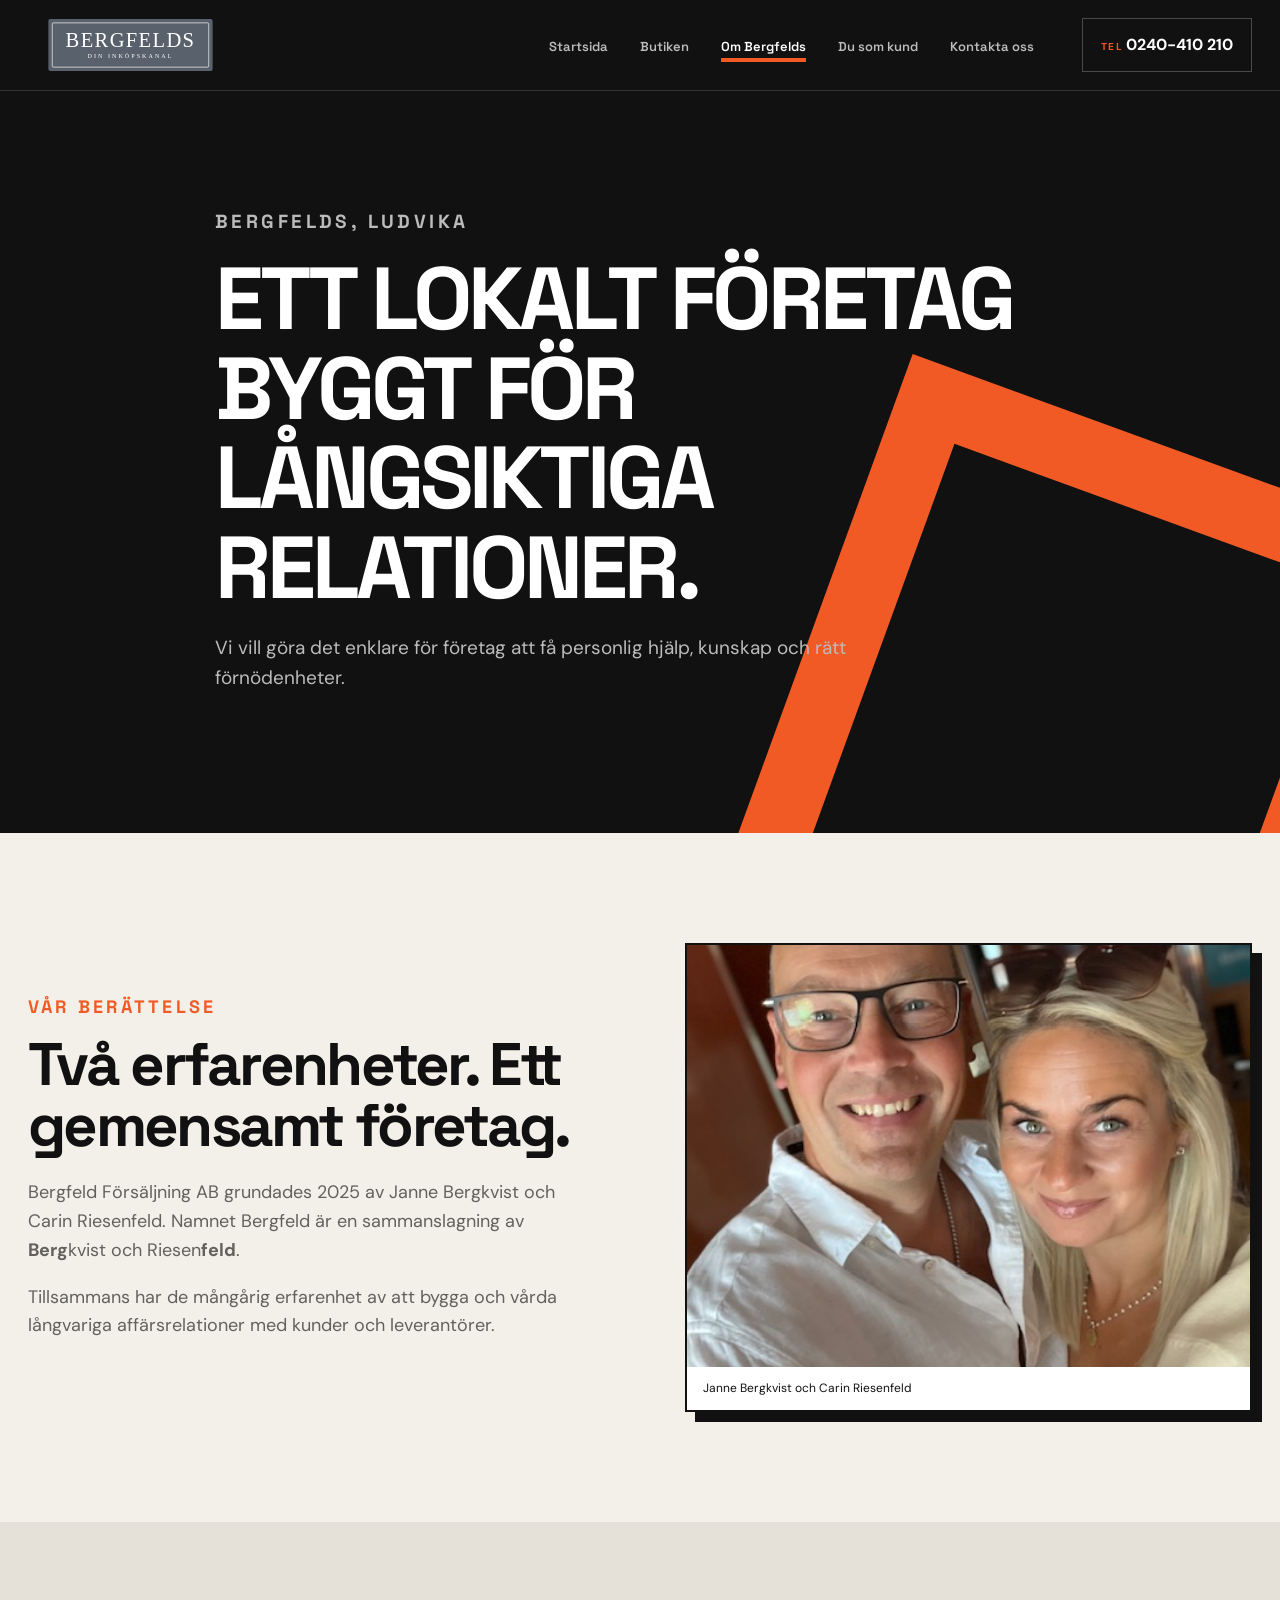
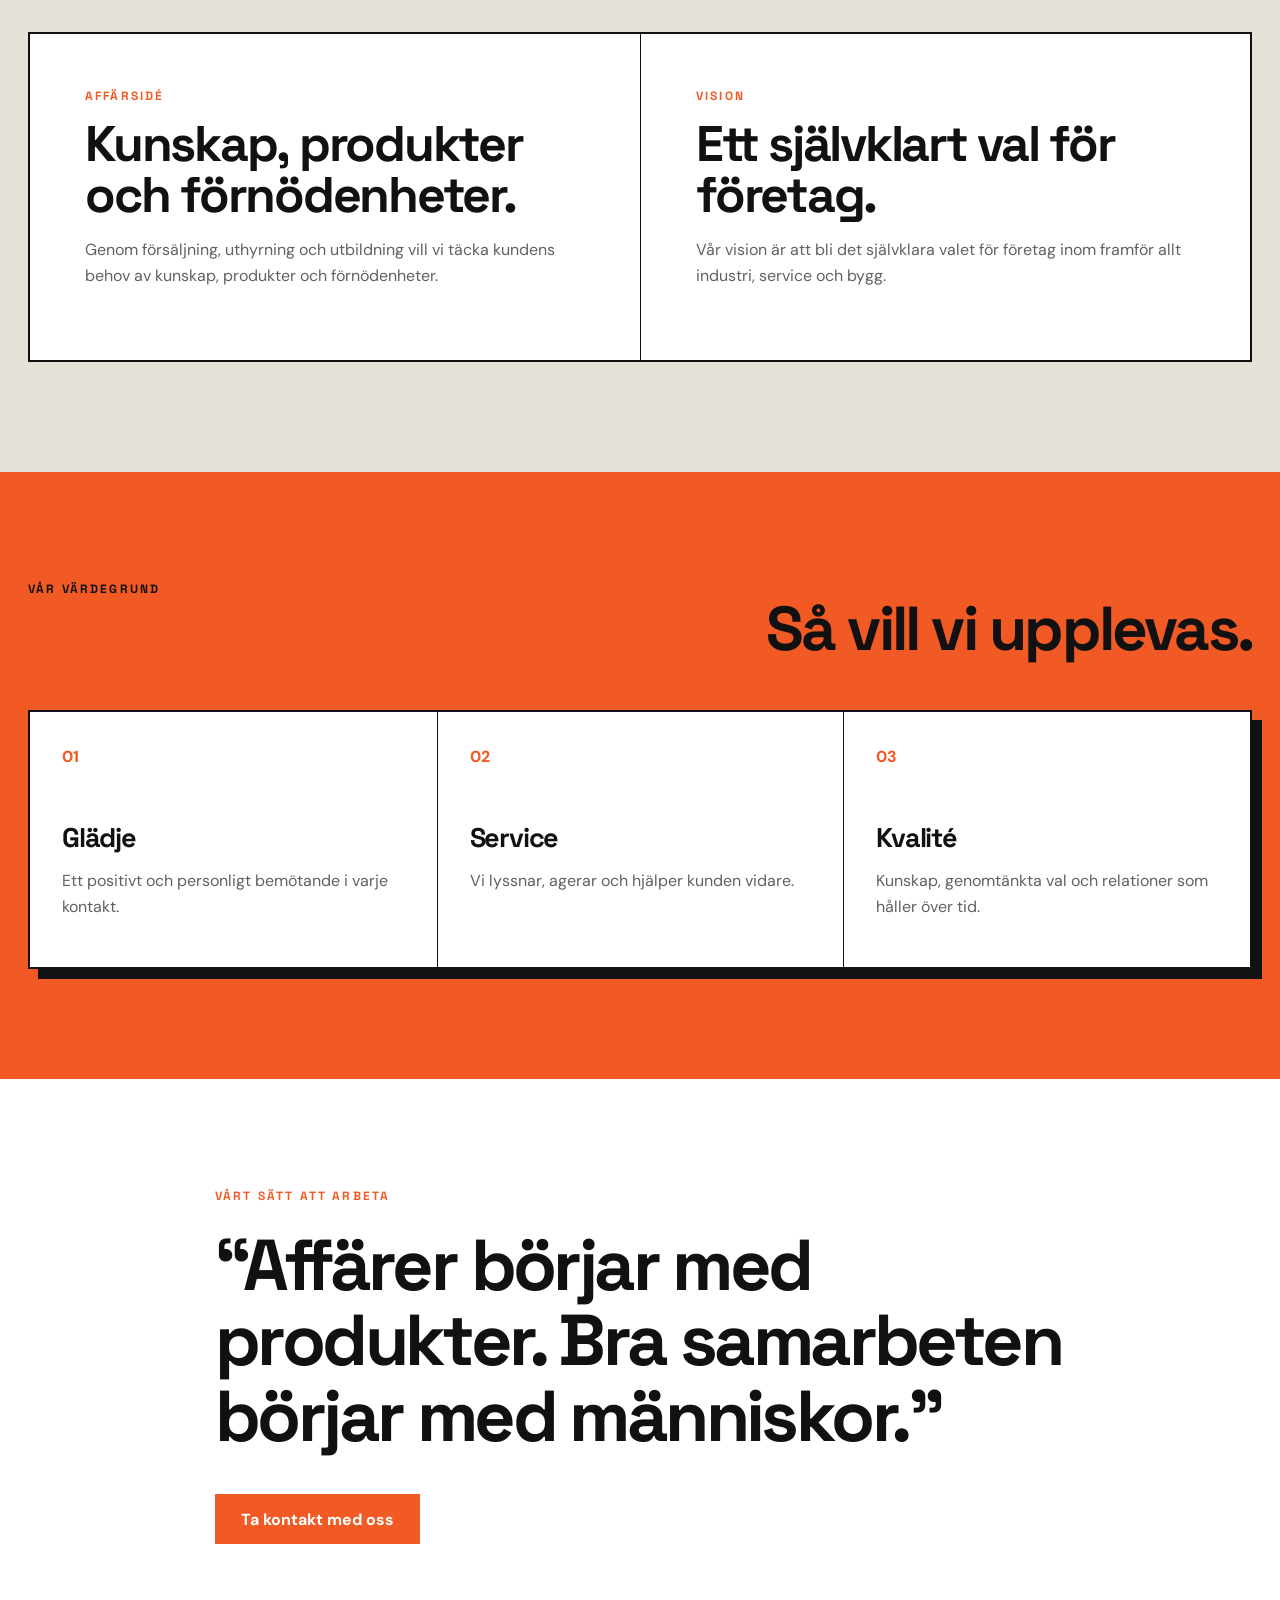
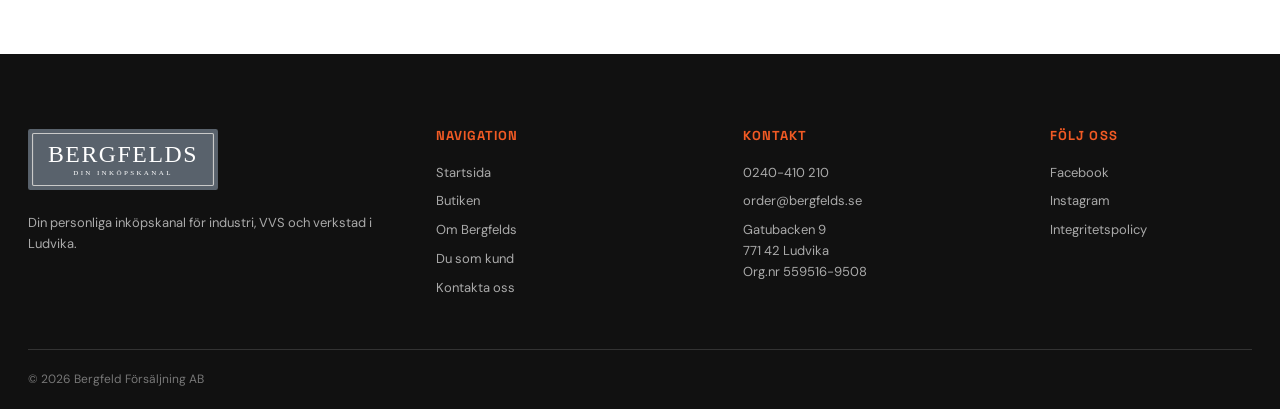
<file: om-bergfelds.html>
<!doctype html>
<html lang="sv">
<head>
  <meta charset="utf-8"><meta name="viewport" content="width=device-width,initial-scale=1">
  <meta name="description" content="Lär känna Bergfelds, grundat i Ludvika av Janne Bergkvist och Carin Riesenfeld.">
  <title>Om Bergfelds | Personlig service i Ludvika</title>
  <link rel="icon" href="assets/favicon.png" type="image/png"><link rel="stylesheet" href="https://fonts.googleapis.com/css2?family=Inter:wght@400;500;600;700&family=Manrope:wght@600;700;800&display=swap"><link rel="stylesheet" href="style.css"><script src="main.js" defer></script>
</head>
<body>
<a class="skip-link" href="#main">Hoppa till innehållet</a>
<header class="site-header"><div class="container header-inner"><a class="site-logo" href="index.html" aria-label="Bergfelds startsida"><img src="assets/bergfelds-wordmark.svg" alt="Bergfelds – Din inköpskanal"></a><nav class="site-nav" aria-label="Huvudmeny"><a href="index.html">Startsida</a><a href="butiken.html">Butiken</a><a href="om-bergfelds.html">Om Bergfelds</a><a href="du-som-kund.html">Du som kund</a><a href="kontakta-oss.html">Kontakta oss</a></nav><a class="header-phone" href="tel:+46240410210">0240-410 210</a><button id="menu" aria-label="Öppna meny" aria-expanded="false">☰</button></div></header>
<main id="main">
  <section class="page-hero clean"><div class="container narrow"><p class="eyebrow">BERGFELDS, LUDVIKA</p><h1>Ett lokalt företag byggt för långsiktiga relationer.</h1><p>Vi vill göra det enklare för företag att få personlig hjälp, kunskap och rätt förnödenheter.</p></div></section>
  <section class="section founder-story"><div class="container founder-grid"><div class="founder-copy"><p class="eyebrow dark">VÅR BERÄTTELSE</p><h2>Två erfarenheter. Ett gemensamt företag.</h2><p>Bergfeld Försäljning AB grundades 2025 av Janne Bergkvist och Carin Riesenfeld. Namnet Bergfeld är en sammanslagning av <strong>Berg</strong>kvist och Riesen<strong>feld</strong>.</p><p>Tillsammans har de mångårig erfarenhet av att bygga och vårda långvariga affärsrelationer med kunder och leverantörer.</p></div><figure class="founder-portrait"><img src="assets/bergfelds-founders.jpg" alt="Janne Bergkvist och Carin Riesenfeld, grundare av Bergfelds"><figcaption>Janne Bergkvist och Carin Riesenfeld</figcaption></figure></div></section>
  <section class="section direction-section"><div class="container direction-grid"><article><p class="eyebrow dark">AFFÄRSIDÉ</p><h2>Kunskap, produkter och förnödenheter.</h2><p>Genom försäljning, uthyrning och utbildning vill vi täcka kundens behov av kunskap, produkter och förnödenheter.</p></article><article><p class="eyebrow dark">VISION</p><h2>Ett självklart val för företag.</h2><p>Vår vision är att bli det självklara valet för företag inom framför allt industri, service och bygg.</p></article></div></section>
  <section class="section values-section"><div class="container"><div class="section-heading compact"><p class="eyebrow">VÅR VÄRDEGRUND</p><h2>Så vill vi upplevas.</h2></div><div class="values-editorial"><article><span>01</span><h3>Glädje</h3><p>Ett positivt och personligt bemötande i varje kontakt.</p></article><article><span>02</span><h3>Service</h3><p>Vi lyssnar, agerar och hjälper kunden vidare.</p></article><article><span>03</span><h3>Kvalité</h3><p>Kunskap, genomtänkta val och relationer som håller över tid.</p></article></div></div></section>
  <section class="section relationship-statement"><div class="container narrow"><p class="eyebrow dark">VÅRT SÄTT ATT ARBETA</p><blockquote>“Affärer börjar med produkter. Bra samarbeten börjar med människor.”</blockquote><a class="button primary" href="kontakta-oss.html">Ta kontakt med oss</a></div></section>
</main>
<footer class="site-footer"><div class="container footer-grid"><div><img class="footer-logo" src="assets/bergfelds-wordmark.svg" alt="Bergfelds"><p>Din personliga inköpskanal för industri, VVS och verkstad i Ludvika.</p></div><div><h2>Navigation</h2><a href="index.html">Startsida</a><a href="butiken.html">Butiken</a><a href="om-bergfelds.html">Om Bergfelds</a><a href="du-som-kund.html">Du som kund</a><a href="kontakta-oss.html">Kontakta oss</a></div><div><h2>Kontakt</h2><a href="tel:+46240410210">0240-410 210</a><a href="mailto:order@bergfelds.se">order@bergfelds.se</a><p>Gatubacken 9<br>771 42 Ludvika<br>Org.nr 559516-9508</p></div><div><h2>Följ oss</h2><a href="https://facebook.com/profile.php?id=61582548335301">Facebook</a><a href="https://instagram.com/bergfelds_denlillagrossisten/">Instagram</a><a href="integritetspolicy.html">Integritetspolicy</a></div></div><div class="container footer-bottom">© <span data-year>2026</span> Bergfeld Försäljning AB</div></footer>
</body>
</html>
</file>
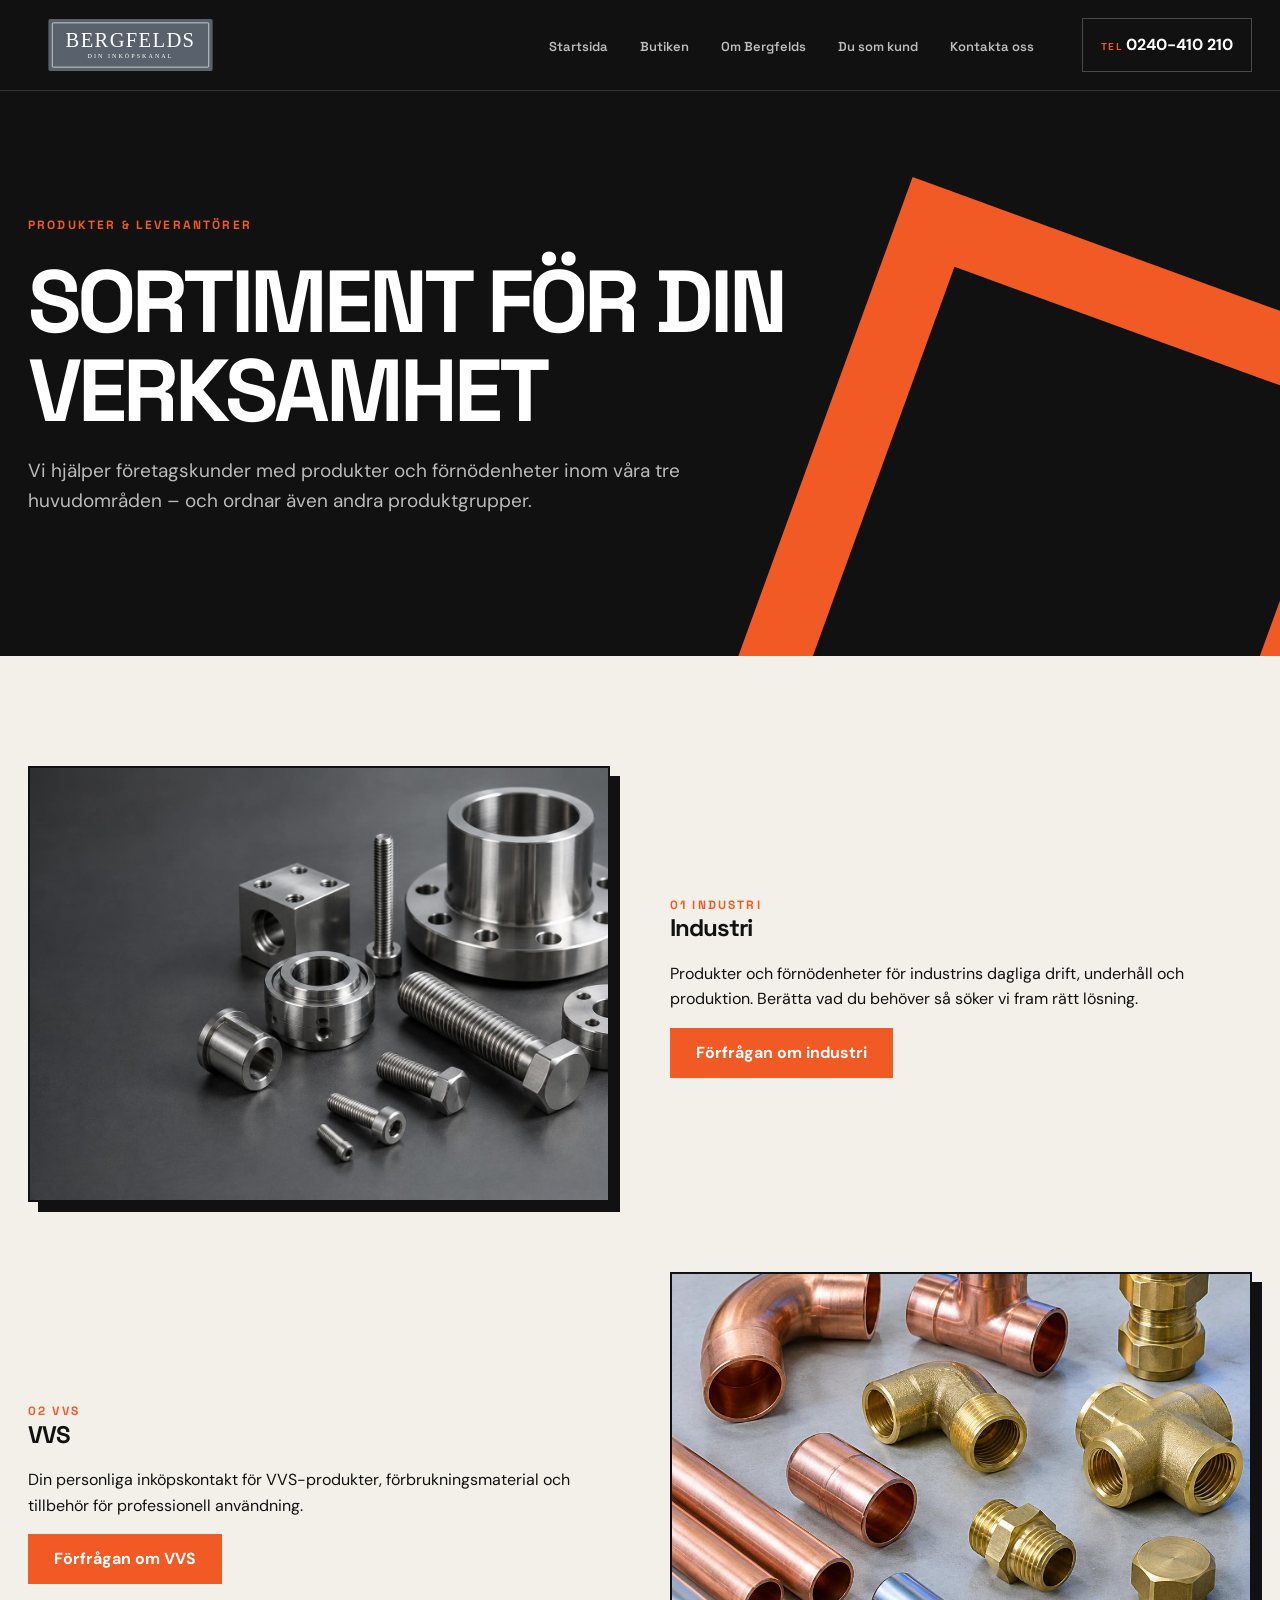
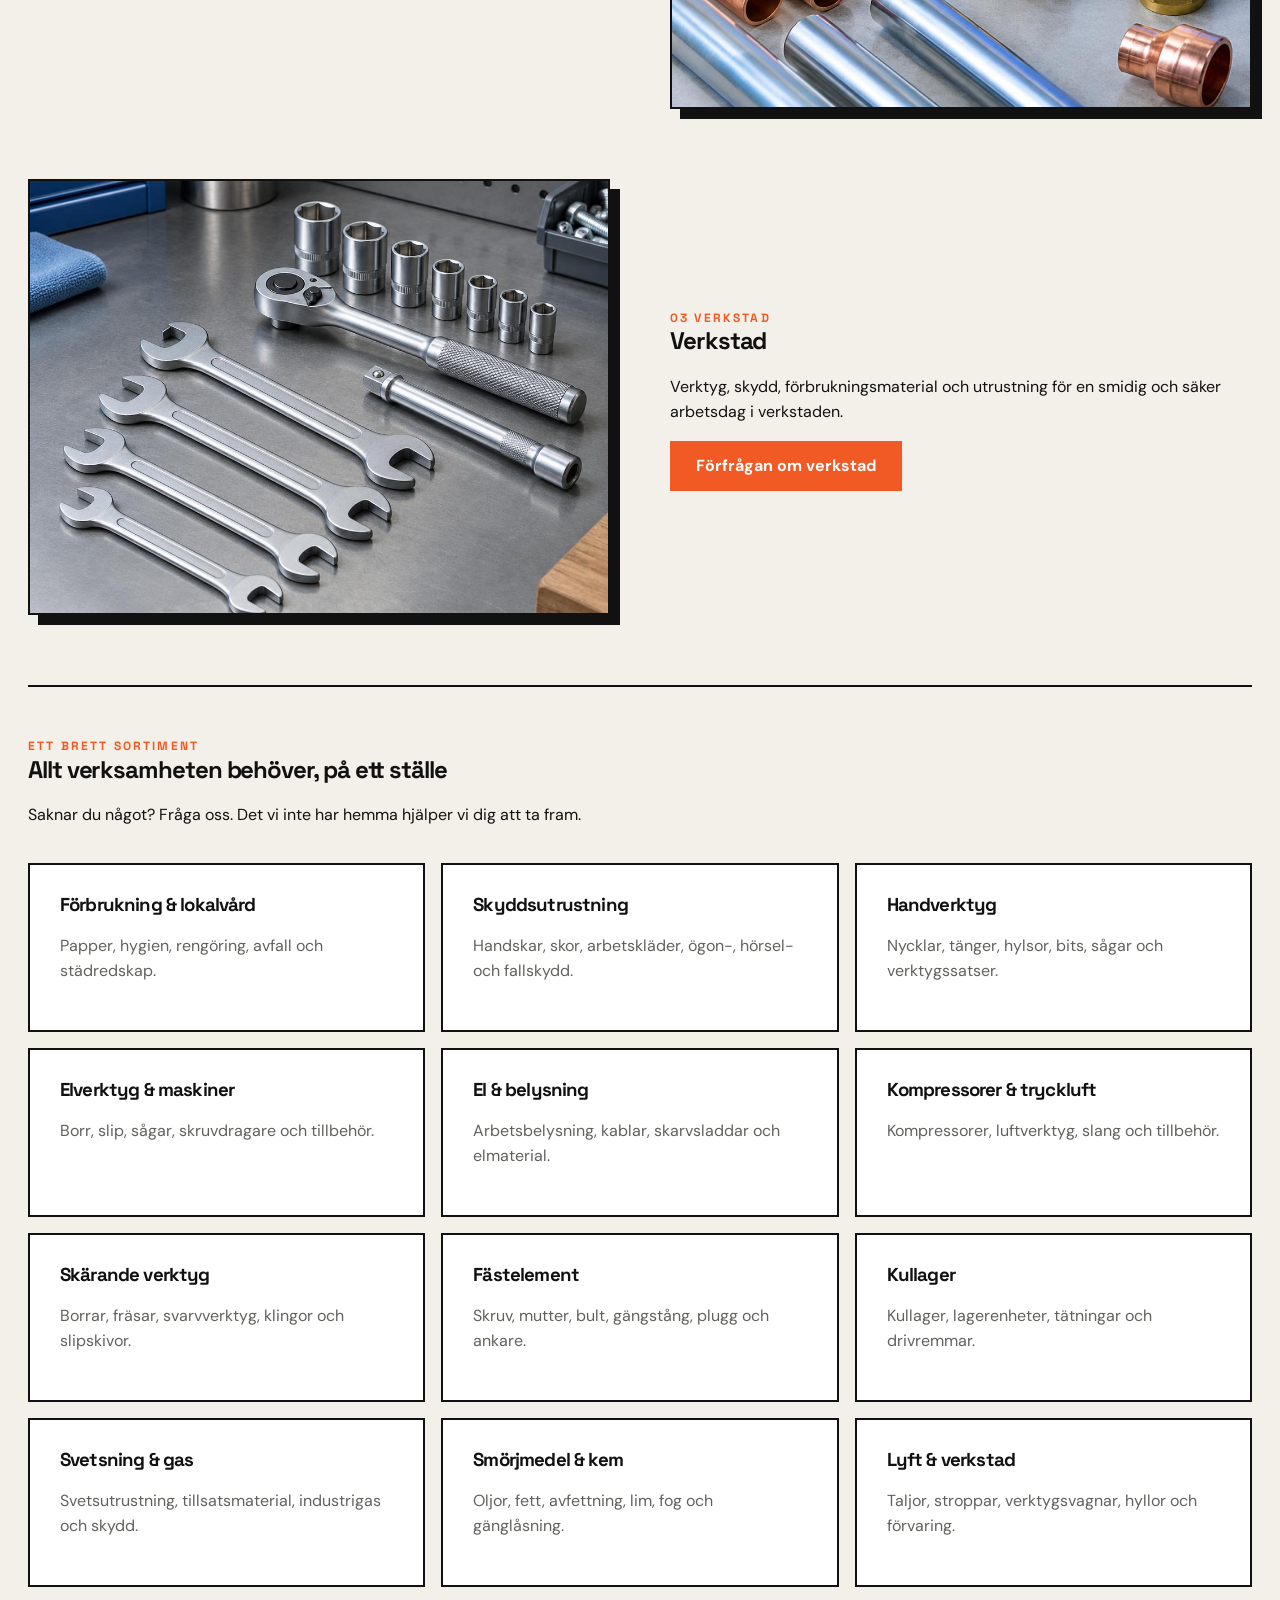
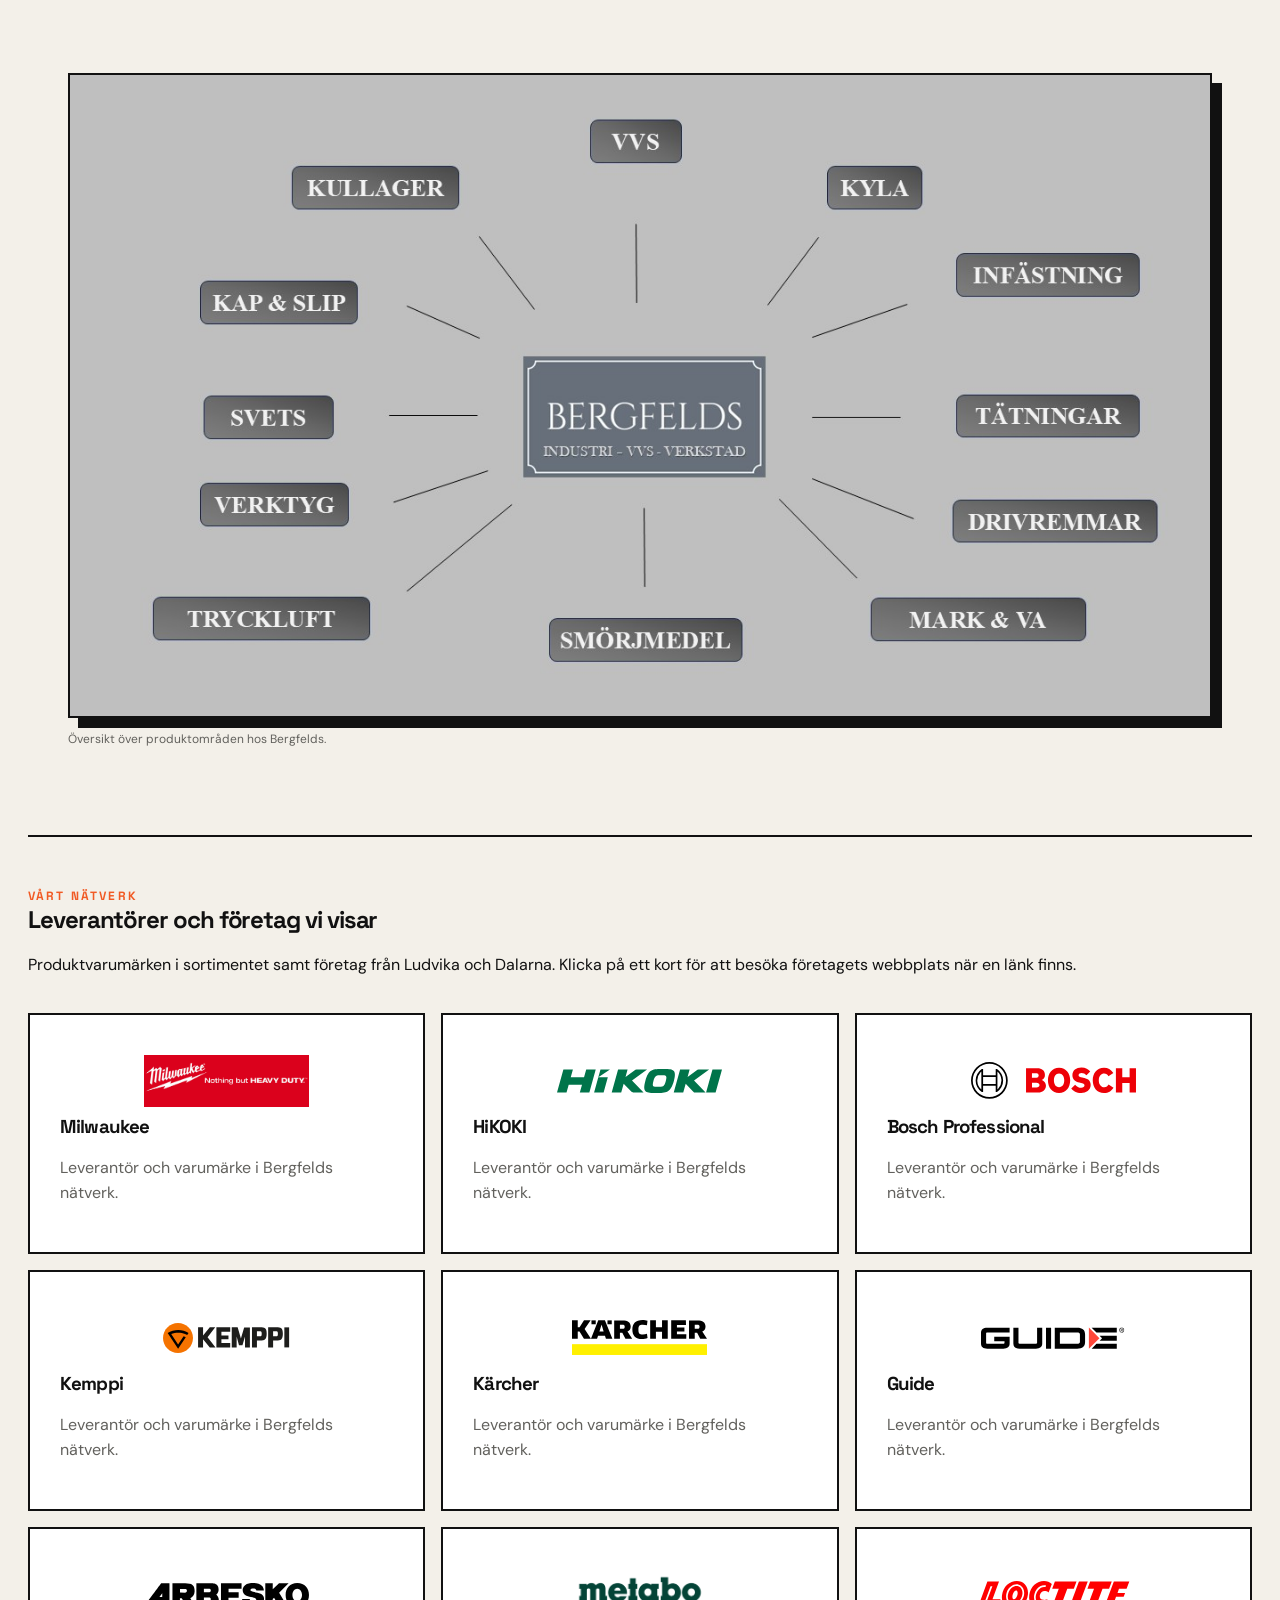
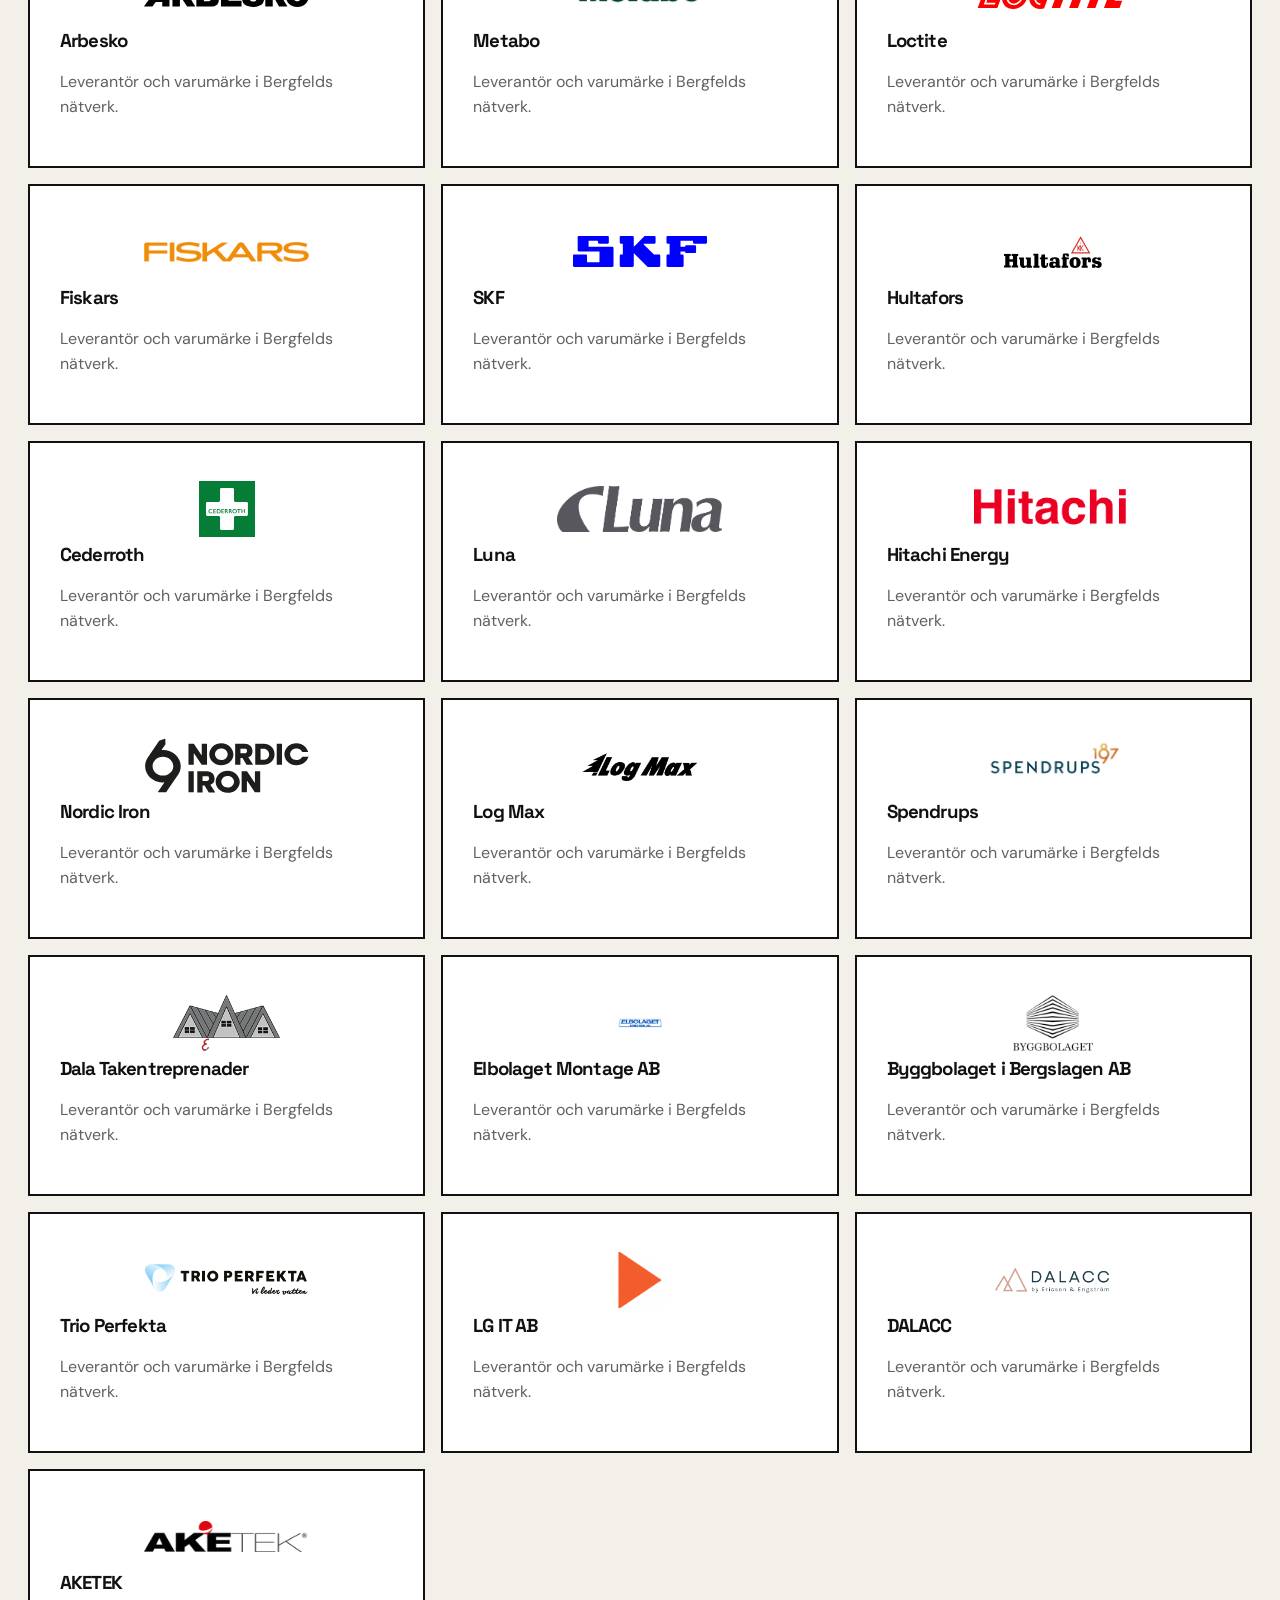
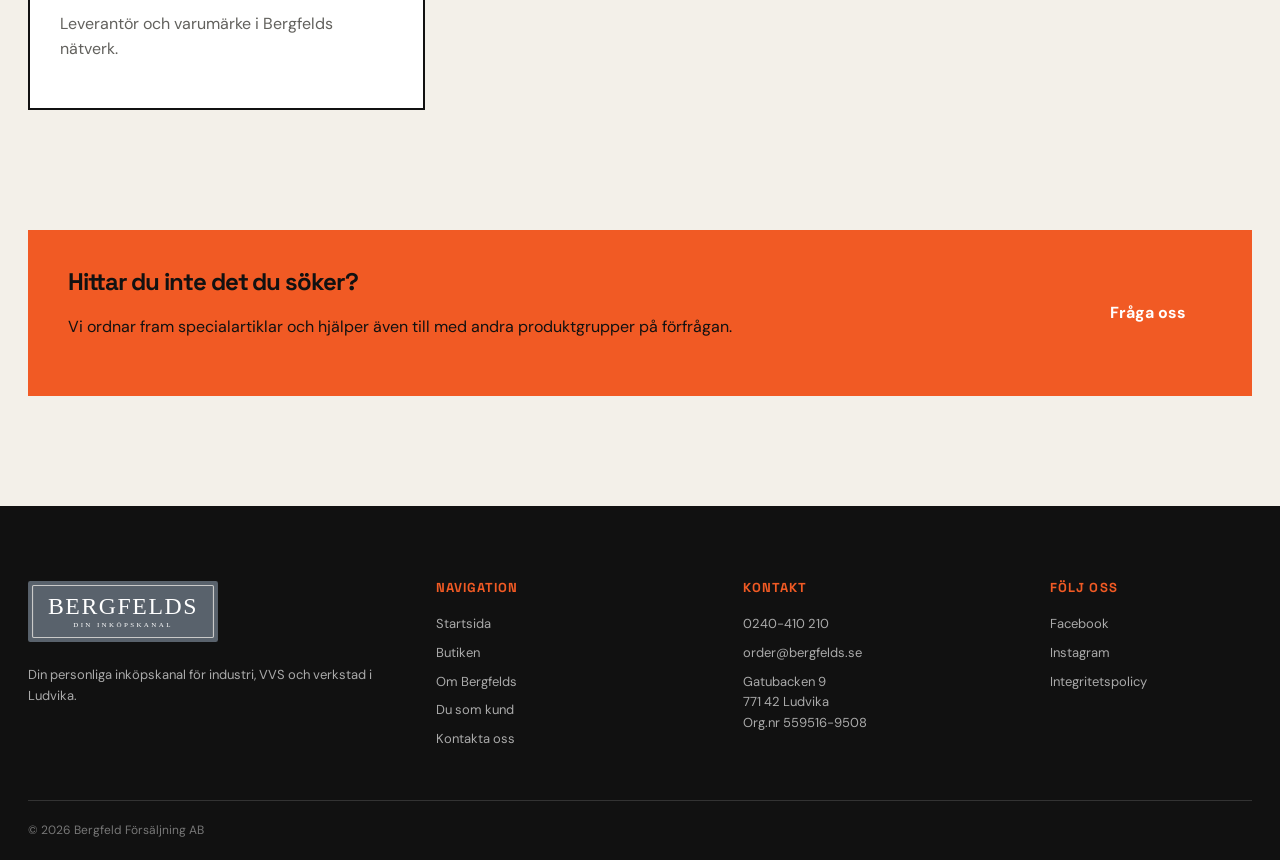
<file: sortiment.html>
<!doctype html><html lang="sv"><head><meta charset="utf-8"><meta name="viewport" content="width=device-width,initial-scale=1"><meta name="description" content="Sortiment inom industri, VVS och verkstad hos Bergfelds."><title>Sortiment | Bergfelds</title><link rel="icon" href="assets/favicon.png" type="image/png"><link rel="stylesheet" href="https://fonts.googleapis.com/css2?family=Schibsted+Grotesk:wght@400;600;700&display=swap"><link rel="stylesheet" href="style.css"><script src="main.js" defer></script></head><body>
<header class="site-header"><div class="container header-inner"><a class="site-logo" href="index.html" aria-label="Bergfelds startsida"><img src="assets/bergfelds-wordmark.svg" alt="Bergfelds – Din inköpskanal"></a><nav class="site-nav" aria-label="Huvudmeny"><a href="index.html">Startsida</a><a href="butiken.html">Butiken</a><a href="om-bergfelds.html">Om Bergfelds</a><a href="du-som-kund.html">Du som kund</a><a href="kontakta-oss.html">Kontakta oss</a></nav><a class="header-phone" href="tel:+46240410210">0240-410 210</a><button id="menu" aria-label="Öppna meny" aria-expanded="false">☰</button></div></header>
<main><section class="page-hero"><div class="container"><em>PRODUKTER & LEVERANTÖRER</em><h1>Sortiment för din verksamhet</h1><p>Vi hjälper företagskunder med produkter och förnödenheter inom våra tre huvudområden – och ordnar även andra produktgrupper.</p></div></section><section class="section"><div class="container product-list"><article id="industri"><img src="assets/industry.jpg" alt="Industri"><div><em>01 INDUSTRI</em><h2>Industri</h2><p>Produkter och förnödenheter för industrins dagliga drift, underhåll och produktion. Berätta vad du behöver så söker vi fram rätt lösning.</p><a class="btn" href="kontakta-oss.html?kategori=Industri">Förfrågan om industri</a></div></article><article id="vvs"><img src="assets/plumbing.jpg" alt="VVS"><div><em>02 VVS</em><h2>VVS</h2><p>Din personliga inköpskontakt för VVS-produkter, förbrukningsmaterial och tillbehör för professionell användning.</p><a class="btn" href="kontakta-oss.html?kategori=VVS">Förfrågan om VVS</a></div></article><article id="verkstad"><img src="assets/workshop.jpg" alt="Verkstad"><div><em>03 VERKSTAD</em><h2>Verkstad</h2><p>Verktyg, skydd, förbrukningsmaterial och utrustning för en smidig och säker arbetsdag i verkstaden.</p><a class="btn" href="kontakta-oss.html?kategori=Verkstad">Förfrågan om verkstad</a></div></article><section class="catalog-section" aria-labelledby="catalog-title"><div class="catalog-heading"><em>ETT BRETT SORTIMENT</em><h2 id="catalog-title">Allt verksamheten behöver, på ett ställe</h2><p>Saknar du något? Fråga oss. Det vi inte har hemma hjälper vi dig att ta fram.</p></div><div class="category-catalog"><article><h3>Förbrukning &amp; lokalvård</h3><p>Papper, hygien, rengöring, avfall och städredskap.</p></article><article><h3>Skyddsutrustning</h3><p>Handskar, skor, arbetskläder, ögon-, hörsel- och fallskydd.</p></article><article><h3>Handverktyg</h3><p>Nycklar, tänger, hylsor, bits, sågar och verktygssatser.</p></article><article><h3>Elverktyg &amp; maskiner</h3><p>Borr, slip, sågar, skruvdragare och tillbehör.</p></article><article><h3>El &amp; belysning</h3><p>Arbetsbelysning, kablar, skarvsladdar och elmaterial.</p></article><article><h3>Kompressorer &amp; tryckluft</h3><p>Kompressorer, luftverktyg, slang och tillbehör.</p></article><article><h3>Skärande verktyg</h3><p>Borrar, fräsar, svarvverktyg, klingor och slipskivor.</p></article><article><h3>Fästelement</h3><p>Skruv, mutter, bult, gängstång, plugg och ankare.</p></article><article><h3>Kullager</h3><p>Kullager, lagerenheter, tätningar och drivremmar.</p></article><article><h3>Svetsning &amp; gas</h3><p>Svetsutrustning, tillsatsmaterial, industrigas och skydd.</p></article><article><h3>Smörjmedel &amp; kem</h3><p>Oljor, fett, avfettning, lim, fog och gänglåsning.</p></article><article><h3>Lyft &amp; verkstad</h3><p>Taljor, stroppar, verktygsvagnar, hyllor och förvaring.</p></article></div></section><figure class="product-overview"><img src="assets/bergfelds-product-overview.jpg" alt="Bergfelds produktöversikt med kullager, VVS, kyla, infästning, tätningar och drivremmar"><figcaption>Översikt över produktområden hos Bergfelds.</figcaption></figure><section id="leverantorer" class="supplier-directory-section" aria-labelledby="supplier-directory-title"><div class="catalog-heading"><em>VÅRT NÄTVERK</em><h2 id="supplier-directory-title">Leverantörer och företag vi visar</h2><p>Produktvarumärken i sortimentet samt företag från Ludvika och Dalarna. Klicka på ett kort för att besöka företagets webbplats när en länk finns.</p></div><div class="supplier-directory"></div></section><aside class="cta"><div><h2>Hittar du inte det du söker?</h2><p>Vi ordnar fram specialartiklar och hjälper även till med andra produktgrupper på förfrågan.</p></div><a class="btn" href="kontakta-oss.html?kategori=Förfrågan">Fråga oss</a></aside></div></section></main>
<footer class="site-footer"><div class="container footer-grid"><div><img class="footer-logo" src="assets/bergfelds-wordmark.svg" alt="Bergfelds"><p>Din personliga inköpskanal för industri, VVS och verkstad i Ludvika.</p></div><div><h2>Navigation</h2><a href="index.html">Startsida</a><a href="butiken.html">Butiken</a><a href="om-bergfelds.html">Om Bergfelds</a><a href="du-som-kund.html">Du som kund</a><a href="kontakta-oss.html">Kontakta oss</a></div><div><h2>Kontakt</h2><a href="tel:+46240410210">0240-410 210</a><a href="mailto:order@bergfelds.se">order@bergfelds.se</a><p>Gatubacken 9<br>771 42 Ludvika<br>Org.nr 559516-9508</p></div><div><h2>Följ oss</h2><a href="https://facebook.com/profile.php?id=61582548335301">Facebook</a><a href="https://instagram.com/bergfelds_denlillagrossisten/">Instagram</a><a href="integritetspolicy.html">Integritetspolicy</a></div></div><div class="container footer-bottom">© <span data-year>2026</span> Bergfeld Försäljning AB</div></footer></body></html>
</file>
<file: style.css>
@import url('https://fonts.googleapis.com/css2?family=DM+Sans:wght@400;500;600;700&family=Space+Grotesk:wght@500;600;700&display=swap');
:root{--paper:#f3f0e9;--white:#fff;--ink:#111;--soft:#e5e1d8;--line:#cbc6bc;--muted:#62615d;--signal:#f15a24;--signal-dark:#c94516;--blue:#395f75;--shadow:10px 10px 0 #111}
*{box-sizing:border-box}html{scroll-behavior:smooth;scroll-padding-top:92px}body{margin:0;background:var(--paper);color:var(--ink);font:16px/1.6 'DM Sans',Arial,sans-serif}a{color:inherit;text-decoration:none}img{display:block;max-width:100%}h1,h2,h3{margin-top:0;font-family:'Space Grotesk',sans-serif;line-height:1.02;letter-spacing:-.045em}.container{width:min(1240px,calc(100% - 56px));margin:auto}.narrow{max-width:850px}.skip-link{position:fixed;top:-90px;left:16px;z-index:100;padding:12px 18px;background:var(--signal);color:#fff}.skip-link:focus{top:16px}*:focus-visible{outline:3px solid var(--signal);outline-offset:4px}.eyebrow,em{margin:0;color:var(--signal);font:700 12px/1.2 'Space Grotesk',sans-serif;letter-spacing:.18em;font-style:normal;text-transform:uppercase}.eyebrow.dark{color:var(--signal)}
.site-header{position:sticky;top:0;z-index:50;border-bottom:1px solid #333;background:#111;color:#fff}.header-inner{display:flex;height:90px;align-items:center;gap:32px}.site-logo{align-self:stretch;display:grid;width:205px;place-items:center;background:transparent}.site-logo img{width:165px;height:62px;object-fit:contain}.site-nav{display:flex;align-items:center;gap:0;margin-left:auto}.site-nav a{position:relative;padding:34px 16px 31px;color:#bdbdbd;font:600 13px/1 'Space Grotesk',sans-serif}.site-nav a:hover,.site-nav a.active{color:#fff}.site-nav a.active:after{content:"";position:absolute;right:16px;bottom:22px;left:16px;height:4px;background:var(--signal)}.header-phone{padding:13px 18px;border:1px solid #4a4a4a;color:#fff;font-weight:700;white-space:nowrap}.header-phone:before{content:"TEL ";color:var(--signal);font-size:10px;letter-spacing:.12em}.site-header #menu{display:none;border:1px solid #555;background:#111;color:#fff;font-size:24px}
.button,.btn{display:inline-flex;min-height:50px;align-items:center;justify-content:center;padding:0 24px;border:2px solid transparent;border-radius:0;background:var(--signal);color:#fff;font-weight:700;transition:.18s}.button:hover,.btn:hover{background:var(--signal-dark);transform:translate(-2px,-2px);box-shadow:4px 4px 0 #111}.button.ghost,.btn.secondary{border-color:currentColor;background:transparent;color:inherit}.button.ghost:hover,.btn.secondary:hover{background:#fff;color:#111}.text-link,.big,.people a,.addresses a,.contact-card a{color:var(--signal-dark);font-weight:700}.text-link:hover{text-decoration:underline;text-underline-offset:4px}.hero-actions,.actions{display:flex;flex-wrap:wrap;gap:12px;margin-top:30px}
.home-hero{position:relative;min-height:720px;overflow:hidden;background:#111;color:#fff}.home-hero>img{position:absolute;top:0;right:0;width:50%;height:100%;object-fit:cover;filter:grayscale(.2) contrast(1.1)}.home-hero-overlay{position:absolute;top:0;right:calc(50% - 90px);z-index:1;width:180px;height:100%;background:linear-gradient(105deg,#111 49%,transparent 50%)}.hero-content{position:relative;z-index:2;display:flex;min-height:720px;width:min(1240px,calc(100% - 56px));flex-direction:column;justify-content:center;align-items:flex-start}.home-hero h1{max-width:760px;margin:22px 0 24px;font-size:clamp(62px,8vw,110px);line-height:.86;text-transform:uppercase}.home-hero h1 span{display:block;margin-top:18px;color:var(--signal);font-size:.56em;letter-spacing:-.025em;text-transform:none}.hero-lead{max-width:600px;color:#c9c9c9;font-size:18px}.home-hero .button.ghost{color:#fff}
.section{padding:110px 0}.intro{position:relative;background:var(--signal);text-align:left}.intro:before{content:"01";position:absolute;right:5vw;top:20px;color:rgba(0,0,0,.13);font:700 180px/1 'Space Grotesk',sans-serif}.intro .eyebrow{color:#111}.intro h2{max-width:920px;margin:18px 0 26px;font-size:clamp(44px,6vw,76px)}.intro .large-copy{max-width:760px;margin:0;color:#2d160e;font-size:20px}.section-heading{display:flex;justify-content:space-between}.section-heading h2{margin:15px 0 0;font-size:clamp(40px,5vw,62px)}.areas{background:var(--paper)}.area-grid{display:grid;grid-template-columns:repeat(3,1fr);gap:0;margin-top:55px;border:1px solid #111}.area-grid article{position:relative;overflow:hidden;background:#fff}.area-grid article+article{border-left:1px solid #111}.area-grid img{width:100%;aspect-ratio:5/4;object-fit:cover;filter:saturate(.78);transition:.4s}.area-grid article:hover img{transform:scale(1.035);filter:saturate(1)}.area-grid article>div{padding:30px}.area-grid span,.benefits span,.value-cards span{color:var(--signal);font-weight:800}.area-grid h3{margin:22px 0 10px;font-size:30px}.area-grid p{margin:0;color:var(--muted)}
.approach{background:#111;color:#fff}.approach-grid{display:grid;grid-template-columns:.75fr 1.25fr;gap:100px}.approach h2{margin:16px 0 0;font-size:clamp(44px,5vw,66px)}.approach-list{display:grid;border-top:1px solid #444}.approach-list article{display:grid;grid-template-columns:60px 1fr;gap:20px;padding:32px 0;border-bottom:1px solid #444}.approach-list b{color:var(--signal)}.approach-list h3{margin:0 0 8px;font-size:25px}.approach-list p{margin:0;color:#aaa}.home-contact{background:var(--paper)}.contact-band{display:grid;grid-template-columns:1fr 300px;gap:80px;padding:60px;border:2px solid #111;background:#fff;box-shadow:var(--shadow)}.contact-band h2{margin:15px 0;font-size:clamp(38px,5vw,58px)}.contact-band p{max-width:660px;color:var(--muted)}.contact-band-details{display:flex;flex-direction:column;justify-content:center;gap:10px;border-left:1px solid var(--line);padding-left:40px}.contact-band-details>a:not(.text-link){font-size:20px;font-weight:700}
.page-hero{position:relative;overflow:hidden;padding:120px 0;background:#111;color:#fff}.page-hero:after{content:"";position:absolute;right:-80px;bottom:-160px;width:420px;height:420px;border:70px solid var(--signal);transform:rotate(20deg)}.page-hero .container{position:relative;z-index:1}.page-hero h1{max-width:960px;margin:20px 0;font-size:clamp(52px,7vw,88px);text-transform:uppercase}.page-hero p{max-width:720px;color:#bbb;font-size:19px}.page-hero-split{padding:0}.split-hero-grid{position:relative;z-index:2;display:grid;min-height:650px;grid-template-columns:1fr 1fr;align-items:center;gap:70px}.split-hero-grid h1{font-size:clamp(50px,6vw,78px);text-transform:none}.hero-side-image{height:650px;margin:0}.hero-side-image img{width:100%;height:100%;object-fit:cover;filter:saturate(.75)}
.store-practical{background:#fff}.store-practical-grid,.founder-grid,.intro-grid,.promise-grid,.split,.contact{display:grid;grid-template-columns:1fr 1fr;gap:90px;align-items:start}.store-intro h2,.hours-panel h2,.founder-copy h2,.intro-grid h2,.promise-copy h2{margin:16px 0 22px;font-size:clamp(40px,5vw,60px)}.store-intro>p:not(.eyebrow),.founder-copy p,.intro-grid>div:last-child{color:var(--muted);font-size:18px}.notice{display:flex;flex-direction:column;margin-top:35px;padding:20px;border-left:6px solid var(--signal);background:var(--paper)}.notice span{color:var(--muted)}.hours-panel{padding:38px;border:2px solid #111;background:var(--paper);box-shadow:var(--shadow)}.hours-panel dl{margin-top:28px}.hours-panel dl>div{display:flex;justify-content:space-between;padding:16px 0;border-bottom:1px solid var(--line)}.hours-panel dd{margin:0;font-weight:700}.location-block{display:flex;flex-direction:column;margin-top:25px}.location-block span{color:var(--muted)}.service-flow,.customer-services,.direction-section{background:var(--soft)}.flow-grid,.values-editorial{display:grid;grid-template-columns:repeat(3,1fr);margin-top:50px;border:2px solid #111;background:#fff}.flow-grid article,.values-editorial article{padding:32px}.flow-grid article+article,.values-editorial article+article{border-left:1px solid #111}.flow-grid span,.values-editorial span,.service-editorial span{color:var(--signal);font-weight:800}.flow-grid h3,.values-editorial h3{margin:55px 0 10px;font-size:27px}.flow-grid p,.values-editorial p{color:var(--muted)}
.founder-story{background:var(--paper)}.founder-grid{align-items:center}.founder-portrait{margin:0;border:2px solid #111;background:#fff;box-shadow:var(--shadow)}.founder-portrait img,.founders-photo{width:100%;aspect-ratio:4/3;object-fit:cover}.founder-portrait figcaption{padding:12px 16px;font-size:12px}.direction-grid{display:grid;grid-template-columns:1fr 1fr;border:2px solid #111}.direction-grid article{padding:55px;background:#fff}.direction-grid article+article{border-left:1px solid #111}.direction-grid h2{margin:16px 0;font-size:clamp(34px,4vw,50px)}.direction-grid p:last-child{color:var(--muted)}.values-section{background:var(--signal);color:#111}.values-section .eyebrow{color:#111}.values-editorial{box-shadow:var(--shadow)}.relationship-statement{text-align:left;background:#fff}.relationship-statement blockquote{margin:24px 0 40px;font:700 clamp(40px,6vw,72px)/1.05 'Space Grotesk',sans-serif;letter-spacing:-.05em}
.customer-hero{position:relative;min-height:680px;background:#111;color:#fff}.customer-hero-media,.customer-hero-media:after{position:absolute;inset:0}.customer-hero-media:after{content:"";background:linear-gradient(90deg,#111 0%,rgba(17,17,17,.92) 48%,rgba(17,17,17,.15))}.customer-hero-media img{width:100%;height:100%;object-fit:cover}.customer-hero-content{position:relative;display:flex;min-height:680px;flex-direction:column;justify-content:center;align-items:flex-start}.customer-hero h1{max-width:850px;margin:18px 0;font-size:clamp(54px,7vw,90px);text-transform:uppercase}.customer-hero-content>p:not(.eyebrow){max-width:620px;color:#ccc;font-size:19px}.customer-intro{background:var(--signal)}.customer-intro .eyebrow{color:#111}.service-editorial{display:grid;grid-template-columns:1fr 1fr;margin-top:50px;border:2px solid #111}.service-editorial article{display:grid;grid-template-columns:55px 1fr;gap:20px;padding:35px;background:#fff}.service-editorial article:nth-child(even){border-left:1px solid #111}.service-editorial article:nth-child(n+3){border-top:1px solid #111}.service-editorial h3{margin:0 0 8px;font-size:25px}.service-editorial p{margin:0;color:var(--muted)}.promise-section{background:#111;color:#fff}.promise-grid{align-items:center}.promise-image{border:2px solid var(--signal);box-shadow:10px 10px 0 var(--signal)}.promise-image img{width:100%;aspect-ratio:4/3;object-fit:cover}.promise-copy>p:not(.eyebrow){color:#bbb}.promise-copy ul{padding:0;list-style:none}.promise-copy li{padding:13px 0;border-top:1px solid #444}.promise-copy li:before{content:"→";margin-right:12px;color:var(--signal)}
.contact-layout{display:grid;grid-template-columns:1.05fr .95fr;gap:90px}.contact-layout h2{margin:15px 0 26px;font-size:52px}.main-contact{display:flex;flex-direction:column;margin-bottom:45px}.main-contact a{font:700 25px 'Space Grotesk',sans-serif}.main-contact a:first-child{font-size:38px}.address-grid,.people{display:grid;grid-template-columns:1fr 1fr;gap:25px;padding-top:28px;border-top:1px solid var(--line)}.verification-note{padding:12px;border-left:4px solid var(--signal);background:var(--soft);font-size:12px}.contact-people{display:grid;gap:16px}.contact-people article,.status-card,.contact-card,.category-catalog article,.value-cards article,.benefits article,.supplier-directory-card{padding:30px;border:2px solid #111;background:#fff}.contact-people article{display:flex;flex-direction:column}.contact-people span{color:var(--signal);font-weight:800;letter-spacing:.1em}.contact-people h3{margin:10px 0 15px}.contact-people a{color:var(--signal-dark);font-weight:700}.company-facts{display:flex;justify-content:space-between;padding:20px;background:#111;color:#fff}
.product-list{display:grid;gap:70px}.product-list>article{display:grid;grid-template-columns:1fr 1fr;gap:60px;align-items:center}.product-list>article:nth-child(even) img{order:2}.product-list>article>img,.product-overview img{width:100%;border:2px solid #111;box-shadow:var(--shadow)}.product-list>article>img{aspect-ratio:4/3;object-fit:cover}.category-catalog,.supplier-directory,.benefits,.value-cards{display:grid;grid-template-columns:repeat(3,1fr);gap:16px;margin-top:35px}.catalog-section,.supplier-directory-section{padding-top:45px;border-top:2px solid #111}.category-catalog p,.supplier-directory-card p,.policy-content p{color:var(--muted)}.directory-logo{display:flex;height:72px;align-items:center;justify-content:center}.directory-logo img{max-width:165px;max-height:56px}.supplier-directory-card>span:last-child{display:block;margin-top:12px;color:var(--signal-dark);font-weight:700}.product-overview figcaption{margin-top:12px;color:var(--muted);font-size:12px}.cta{display:flex;align-items:center;justify-content:space-between;gap:30px;margin-top:50px;padding:40px;background:var(--signal);color:#111}.banner{display:flex;justify-content:space-between;gap:20px;margin-bottom:45px;padding:20px;border:2px solid #111;background:var(--signal)}.policy-content{max-width:850px}.policy-content h2{margin:45px 0 12px;font-size:28px}
.site-footer{padding:75px 0 0;background:#111;color:#fff}.footer-grid{display:grid;grid-template-columns:1.4fr 1fr 1fr .8fr;gap:55px}.footer-grid>div{display:flex;flex-direction:column;align-items:flex-start;gap:8px}.footer-logo{width:190px;margin-bottom:15px;background:transparent;padding:0}.footer-grid h2{margin-bottom:12px;color:var(--signal);font-size:13px;letter-spacing:.08em;text-transform:uppercase}.footer-grid p,.footer-grid a{margin:0;color:#aaa;font-size:13px}.footer-grid a:hover{color:#fff}.footer-bottom{margin-top:50px;padding:20px 0;border-top:1px solid #333;color:#777;font-size:12px}
@media(max-width:1000px){.site-nav{display:none;position:absolute;top:90px;right:0;left:0;padding:18px 28px 25px;background:#111}.site-nav.open{display:grid}.site-nav a{padding:14px 5px}.site-nav a.active:after{right:auto;bottom:5px;left:5px;width:45px}.site-header #menu{display:grid;width:46px;height:46px;place-items:center;margin-left:auto}.header-phone{display:none}.home-hero>img{width:60%;opacity:.55}.home-hero-overlay{display:none}.approach-grid,.store-practical-grid,.founder-grid,.intro-grid,.promise-grid{gap:50px}.split-hero-grid{grid-template-columns:1fr;gap:0}.split-hero-grid>div{padding:80px 0}.hero-side-image{height:430px;margin:0 calc((100vw - min(1240px,100vw - 56px))/-2)}.footer-grid{grid-template-columns:1fr 1fr}.contact-layout{gap:45px}}
@media(max-width:700px){.container{width:calc(100% - 30px)}.header-inner{height:72px}.site-logo{width:155px}.site-logo img{width:138px}.site-nav{top:72px}.home-hero,.hero-content{min-height:650px}.home-hero>img{width:100%;opacity:.32}.home-hero h1{font-size:57px}.home-hero h1 span{font-size:.48em}.section{padding:72px 0}.intro:before{font-size:110px}.area-grid,.approach-grid,.store-practical-grid,.founder-grid,.intro-grid,.direction-grid,.values-editorial,.flow-grid,.service-editorial,.promise-grid,.contact-layout,.address-grid,.footer-grid,.product-list>article,.category-catalog,.supplier-directory,.benefits,.value-cards{grid-template-columns:1fr}.area-grid article+article,.direction-grid article+article,.flow-grid article+article,.values-editorial article+article,.service-editorial article:nth-child(even){border-left:0;border-top:1px solid #111}.approach-grid{gap:40px}.contact-band{grid-template-columns:1fr;gap:35px;padding:30px;box-shadow:6px 6px 0 #111}.contact-band-details{border-top:1px solid var(--line);border-left:0;padding-top:25px;padding-left:0}.page-hero{padding:80px 0}.page-hero h1{font-size:48px}.split-hero-grid{min-height:auto}.split-hero-grid>div{padding:60px 0}.hero-side-image{height:300px;margin:0 -15px}.hours-panel{padding:26px;box-shadow:6px 6px 0 #111}.direction-grid article{padding:32px 25px}.customer-hero,.customer-hero-content{min-height:620px}.customer-hero h1{font-size:48px}.product-list>article:nth-child(even) img{order:0}.footer-grid{gap:35px}.company-facts,.cta,.banner{align-items:flex-start;flex-direction:column}}
@media(prefers-reduced-motion:reduce){html{scroll-behavior:auto}*{transition:none!important}}

/* Butik: låt bilden fylla hela den högra sidan */
.page-hero-split:after{display:none}
.page-hero-split .hero-side-image{width:auto;margin-right:calc(50% - 50vw);overflow:hidden}
.page-hero-split .hero-side-image img{width:100%;height:100%;object-fit:cover;object-position:center}
@media(max-width:1000px){.page-hero-split .hero-side-image{margin-right:calc((100vw - min(1240px,100vw - 56px))/-2)}}
@media(max-width:700px){.page-hero-split .hero-side-image{margin-right:-15px}}
</file>
